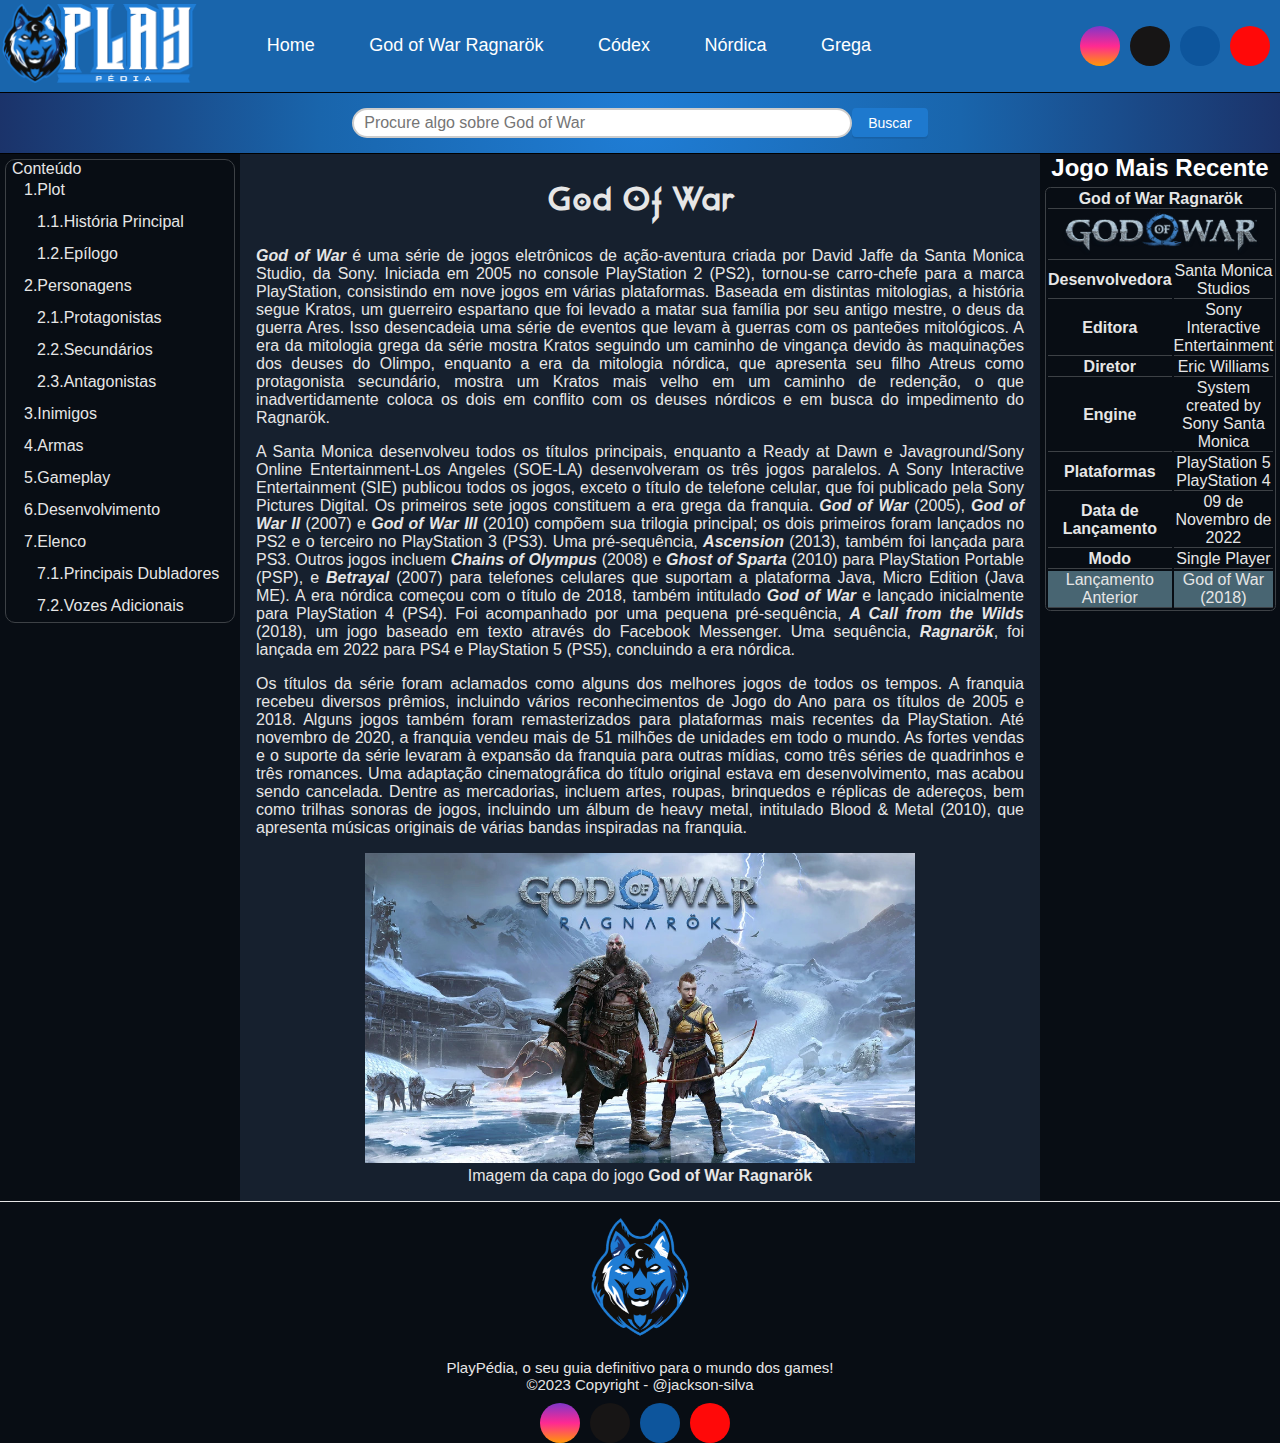
<file: index.html>
<!DOCTYPE html>
<html lang="en">

<head>
    <meta charset="UTF-8">
    <meta name="viewport" content="width=device-width, initial-scale=1.0">
    <title>PlayPédia | Página Principal</title>
    <link rel="shortcut icon" type="image/png" href="assets/images/icon.png">
    <link rel="stylesheet" href="assets/css/style.css">
    <link rel="stylesheet" href="https://unicons.iconscout.com/release/v4.0.8/css/line.css">
</head>

<body>
    <!--------------------------------------------------------------------- HEADER --------------------------------------------------------------------->
    <header>
        <div class="container">
            <div class="logo">
                <a href="index.html"><img src="assets/images/logo.png" alt="Logo do Site"></a>
            </div>
            <div class="menu">
                <nav>
                    <a href="index.html">Home</a>
                    <a href="ragnarok.html">God of War Ragnarök</a>
                    <a href="codex.html">Códex</a>
                    <a href="nordica.html">Nórdica</a>
                    <a href="grega.html">Grega</a>
                </nav>
            </div>
            <div class="social-media">
                <a target="_blank" href="https://www.instagram.com/nevergiveup_man0/" class="social-link"
                    id="instagram"><i class="uil uil-instagram"></i></a>
                <a target="_blank" href="https://github.com/JackCoder0" class="social-link" id="github"><i
                        class="uil uil-github-alt"></i></a>
                <a target="_blank" href="https://www.linkedin.com/in/jackson-silva-coder/" class="social-link"
                    id="linkedin"><i class="uil uil-linkedin-alt"></i></a>
                <a target="_blank" href="https://www.youtube.com" class="social-link" id="youtube"><i
                        class="uil uil-youtube"></i></a>
            </div>
        </div>
    </header>
    <!------------------------------------------------------------------- SEARCH BAR ------------------------------------------------------------------->
    <div class="bar">
        <div class="search-bar">
            <form class="search" action="#" method="get">
                <input placeholder="Procure algo sobre God of War" type="text">
                <button type="submit">Buscar</button>
            </form>
        </div>
    </div>
    <!-------------------------------------------------------------------- LEFT MENU -------------------------------------------------------------------->
    <div class="content">
        <nav class="side-bar">
            <div class="toc">
                <input type="text" class="toctoggle">
                <div class="toctitle" style="min-width: 223px;">
                    <h2>
                        <i class="uil uil-list-ul"></i>
                        Conteúdo
                    </h2>
                </div>
                <ul>
                    <li><a href="#Plot"><span>1.</span><span>Plot</span></a>
                        <ul>
                            <li><a href="#Main_Story"><span>1.1.</span><span>História Principal</span></a></li>
                            <li><a href="#Epilogue"><span>1.2.</span><span>Epílogo</span></a></li>
                        </ul>
                    </li>
                    <li><a href="#Characters"><span>2.</span><span>Personagens</span></a>
                        <ul>
                            <li><a href="#Main_Protagonists"><span>2.1.</span><span>Protagonistas</span></a></li>
                            <li><a href="#Secondary_Characters"><span>2.2.</span><span>Secundários</span></a></li>
                            <li><a href="#Antagonists"><span>2.3.</span><span>Antagonistas</span></a></li>
                        </ul>
                    </li>
                    <li><a href="#Enemies"><span>3.</span><span>Inimigos</span></a></li>
                    <li><a href="#Weapons"><span>4.</span><span>Armas</span></a></li>
                    <li><a href="#Gameplay"><span>5.</span><span>Gameplay</span></a></li>
                    <li><a href="#Development"><span>6.</span><span>Desenvolvimento</span></a></li>
                    <li><a href="#Cast"><span>7.</span><span>Elenco</span></a>
                        <ul>
                            <li><a href="#Principal_voice_actors"><span>7.1.</span><span>Principais
                                        Dubladores</span></a></li>
                            <li><a href="#Additional_voices"><span>7.2.</span><span>Vozes Adicionais</span></a></li>
                        </ul>
                    </li>
                </ul>
            </div>
        </nav>
        <!-------------------------------------------------------------------- CONTENT -------------------------------------------------------------------->
        <main>
            <div class="main">
                <article>
                    <h1>God Of War</h1>
                    <p><b><i>God of War</i></b> é uma série de jogos eletrônicos de ação-aventura criada por David Jaffe
                        da Santa Monica Studio, da Sony. Iniciada em 2005 no console PlayStation 2 (PS2), tornou-se
                        carro-chefe para a marca PlayStation, consistindo em nove jogos em várias plataformas. Baseada
                        em distintas mitologias, a história segue Kratos, um guerreiro espartano que foi levado a matar
                        sua família por seu antigo mestre, o deus da guerra Ares. Isso desencadeia uma série de eventos
                        que levam à guerras com os panteões mitológicos. A era da mitologia grega da série mostra Kratos
                        seguindo um caminho de vingança devido às maquinações dos deuses do Olimpo, enquanto a era da
                        mitologia nórdica, que apresenta seu filho Atreus como protagonista secundário, mostra um Kratos
                        mais velho em um caminho de redenção, o que inadvertidamente coloca os dois em conflito com os
                        deuses nórdicos e em busca do impedimento do Ragnarök.</p>
                    <p>A Santa Monica desenvolveu todos os títulos principais, enquanto a Ready at Dawn e
                        Javaground/Sony Online Entertainment-Los Angeles (SOE-LA) desenvolveram os três jogos paralelos.
                        A Sony Interactive Entertainment (SIE) publicou todos os jogos, exceto o título de telefone
                        celular, que foi publicado pela Sony Pictures Digital. Os primeiros sete jogos constituem a era
                        grega da franquia. <b><i>God of War</i></b> (2005), <b><i>God of War II</i></b> (2007) e
                        <b><i>God of War III</i></b> (2010) compõem sua trilogia principal; os dois primeiros foram
                        lançados no PS2 e o terceiro no PlayStation 3 (PS3). Uma pré-sequência, <b><i>Ascension</i></b>
                        (2013), também foi lançada para PS3. Outros jogos incluem <b><i>Chains of Olympus</i></b> (2008)
                        e <b><i>Ghost of Sparta</i></b> (2010) para PlayStation Portable (PSP), e <b><i>Betrayal</i></b>
                        (2007) para telefones celulares que suportam a plataforma Java, Micro Edition (Java ME). A era
                        nórdica começou com o título de 2018, também intitulado <b><i>God of War</i></b> e lançado
                        inicialmente para PlayStation 4 (PS4). Foi acompanhado por uma pequena pré-sequência, <b><i>A
                                Call from the Wilds</i></b> (2018), um jogo baseado em texto através do Facebook
                        Messenger. Uma sequência, <b><i>Ragnarök</i></b>, foi lançada em 2022 para PS4 e PlayStation 5
                        (PS5), concluindo a era nórdica.</p>
                    <p>Os títulos da série foram aclamados como alguns dos melhores jogos de todos os tempos. A franquia
                        recebeu diversos prêmios, incluindo vários reconhecimentos de Jogo do Ano para os títulos de
                        2005 e 2018. Alguns jogos também foram remasterizados para plataformas mais recentes da
                        PlayStation. Até novembro de 2020, a franquia vendeu mais de 51 milhões de unidades em todo o
                        mundo. As fortes vendas e o suporte da série levaram à expansão da franquia para outras mídias,
                        como três séries de quadrinhos e três romances. Uma adaptação cinematográfica do título original
                        estava em desenvolvimento, mas acabou sendo cancelada. Dentre as mercadorias, incluem artes,
                        roupas, brinquedos e réplicas de adereços, bem como trilhas sonoras de jogos, incluindo um álbum
                        de heavy metal, intitulado Blood & Metal (2010), que apresenta músicas originais de várias
                        bandas inspiradas na franquia.</p>
                </article>
                <figure>
                    <img src="assets/images/cover.jpg" alt="" width="80%">
                    <figcaption>Imagem da capa do jogo <b>God of War Ragnarök</b></figcaption>
                </figure>
            </div>
        </main>
        <!-------------------------------------------------------------------- INFO TABLE -------------------------------------------------------------------->
        <section>
            <div class="table-info">
                <nav class="nav-table">
                    <h2>Jogo Mais Recente</h2>
                    <table class="table-lateral" summary="Tabela com informações resumidas sobre o game.">
                        <tr class="row-table">
                            <th colspan="2">God of War Ragnarök</th>
                        </tr>
                        <tr>
                            <td colspan="2"><img src="assets/images/God_of_war_Ragnarok.png" width="200"></td>
                        </tr>
                        <tr>
                            <th>Desenvolvedora</th>
                            <td>Santa Monica Studios</td>
                        </tr>
                        <tr>
                            <th>Editora</th>
                            <td>Sony Interactive Entertainment</td>
                        </tr>
                        <tr>
                            <th>Diretor</th>
                            <td>Eric Williams</td>
                        </tr>
                        <tr>
                            <th>Engine</th>
                            <td>System created by Sony Santa Monica</td>
                        </tr>
                        <tr>
                            <th>Plataformas</th>
                            <td>PlayStation 5
                                PlayStation 4</td>
                        </tr>
                        <tr>
                            <th>Data de Lançamento</th>
                            <td>09 de Novembro de 2022</td>
                        </tr>
                        <tr>
                            <th>Modo</th>
                            <td>Single Player</td>
                        </tr>
                        <tr class="date-row">
                            <td>Lançamento Anterior</td>
                            <td>God of War (2018)</td>
                        </tr>
                    </table>
                </nav>
            </div>
        </section>
    </div>

    <!-------------------------------------------------------------------- FOOTER -------------------------------------------------------------------->
    <footer>
        <div class="footer">
            <h1>
                <div class="logo-footer">
                    <a href="index.html"><img src="assets/images/icon.png"></a>
                </div>
            </h1>
            <p>PlayPédia, o seu guia definitivo para o mundo dos games!</p>
            <div id="footer-copyright">
                <p>©2023 Copyright - @jackson-silva</p>
            </div>
            <div class="footer-social-media">
                <a target="_blank" href="https://www.instagram.com/nevergiveup_man0/" class="social-link"
                    id="instagram"><i class="uil uil-instagram"></i></a>
                <a target="_blank" href="https://github.com/JackCoder0" class="social-link" id="github"><i
                        class="uil uil-github-alt"></i></a>
                <a target="_blank" href="https://www.linkedin.com/in/jackson-silva-coder/" class="social-link"
                    id="linkedin"><i class="uil uil-linkedin-alt"></i></a>
                <a target="_blank" href="https://www.youtube.com" class="social-link" id="youtube"><i
                        class="uil uil-youtube"></i></a>
            </div>
        </div>
    </footer>

</body>

</html>
</file>
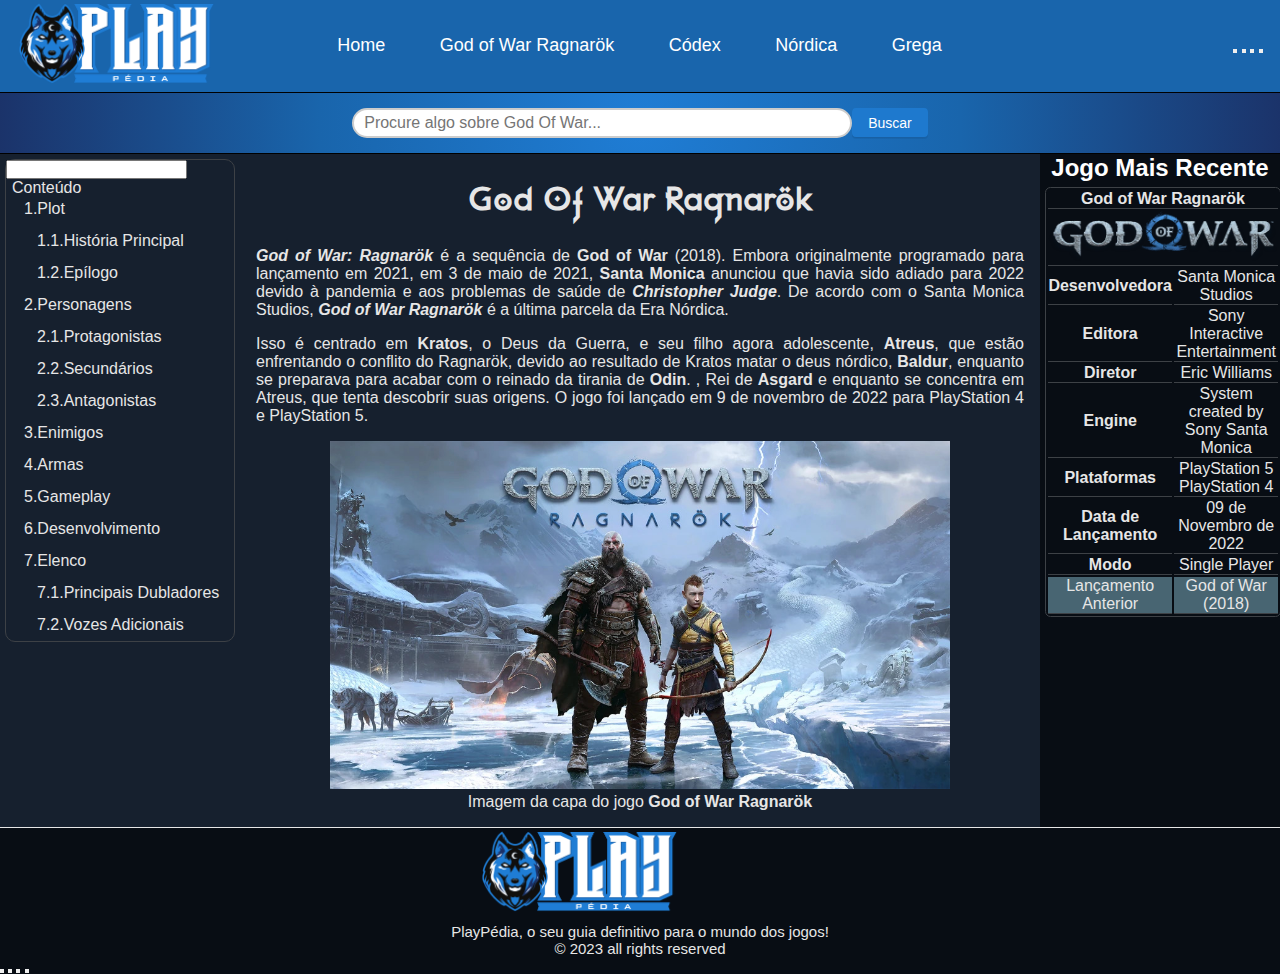
<file: codex.html>
<!DOCTYPE html>
<html lang="pt-br">
<head>
    <meta charset="UTF-8">
    <meta http-equiv="X-UA-Compatible" content="IE=edge">
    <meta name="viewport" content="width=device-width, initial-scale=1.0">
    <title>PlayPédia | Games</title>
    <link rel="shortcut icon" type="image/png" href="assets/images/icon.png">
    <link rel="stylesheet" href="assets/css/style.css">
    <link rel="stylesheet" href="https://unicons.iconscout.com/release/v4.0.8/css/line.css">
</head>
<body>
    <!-- Header / Cabeçalho -->
    <header class="header">
        <div class="container">
            <div class="logo">
                <a href="index.html"><img src="assets/images/logo.png"></a>
            </div>
            <div class="menu">
                <nav>
                    <a href="index.html">Home</a>
                    <a href="ragnarok.html">God of War Ragnarök</a>
                    <a href="codex.html">Códex</a>
                    <a href="">Nórdica</a>
                    <a href="">Grega</a>
                </nav>
            </div>
            <div class="social">
                <button><a href="#"></a><i class="uil uil-instagram"></i></button>
                <button><a href="#"></a><i class="uil uil-github-alt"></i></button>
                <button><a href="#"></a><i class="uil uil-linkedin-alt"></i></button>
                <button><a href="#"></a><i class="uil uil-youtube"></i></button>
            </div>
        </div>
    </header>
    <!-- Barra de Pesquisa / Search Bar -->
    <div class="bar">
        <div class="search-bar">
            <form class="search" method="get" action="#">
                <input placeholder="Procure algo sobre God Of War..." type="text">
                <button id="button" type="submit">Buscar</button>
            </form>
        </div>
    </div>
    <!-- Barra Lateral / Side Bar -->
    <div class="content">
        <nav class="sidebar">
            <div class="toc">
                <input type="text" class="toctogglecheckbox">
                <div class="toctitle" style="min-width: 223px;">
                    <h2>
                        <i class="uil uil-list-ul"></i>
                        Conteúdo
                    </h2>
                </div>
                <ul>
                    <li><a href="#Plot"><span>1.</span><span>Plot</span></a>
                    <ul>
                    <li><a href="#Main_Story"><span>1.1.</span><span>História Principal</span></a></li>
                    <li><a href="#Epilogue"><span>1.2.</span><span>Epílogo</span></a></li>
                    </ul>
                    </li>
                    <li><a href="#Characters"><span>2.</span><span>Personagens</span></a>
                    <ul>
                    <li><a href="#Main_Protagonists"><span>2.1.</span><span>Protagonistas</span></a></li>
                    <li><a href="#Secondary_Characters"><span>2.2.</span><span>Secundários</span></a></li>
                    <li><a href="#Antagonists"><span>2.3.</span><span>Antagonistas</span></a></li>
                    </ul>
                    </li>
                    <li><a href="#Enemies"><span>3.</span><span>Enimigos</span></a></li>
                    <li><a href="#Weapons"><span>4.</span><span>Armas</span></a></li>
                    <li><a href="#Gameplay"><span>5.</span><span>Gameplay</span></a></li>
                    <li><a href="#Development"><span>6.</span><span>Desenvolvimento</span></a></li>
                    <li><a href="#Cast"><span>7.</span><span>Elenco</span></a>
                    <ul>
                    <li><a href="#Principal_voice_actors"><span>7.1.</span><span>Principais Dubladores</span></a></li>
                    <li><a href="#Additional_voices"><span>7.2.</span><span>Vozes Adicionais</span></a></li>
                    </ul>
                    </li>
                </ul>
            </div>
        </nav>

        <main>
            <div class="main"> 
                <article>
                    <h1>God Of War Ragnarök</h1>
                    <p><b><i>God of War: Ragnarök</i></b> é a sequência de <b>God of War</b> (2018). Embora originalmente programado para lançamento em 2021, em 3 de maio de 2021, <b>Santa Monica</b> anunciou que havia sido adiado para 2022 devido à pandemia e aos problemas de saúde de <b><i>Christopher Judge</i></b>. De acordo com o Santa Monica Studios, <b><i>God of War Ragnarök</i></b> é a última parcela da Era Nórdica.</p>
                    <p>Isso é centrado em <b>Kratos</b>, o Deus da Guerra, e seu filho agora adolescente, <b>Atreus</b>, que estão enfrentando o conflito do Ragnarök, devido ao resultado de Kratos matar o deus nórdico, <b>Baldur</b>, enquanto se preparava para acabar com o reinado da tirania de <b>Odin</b>. , Rei de <b>Asgard</b> e enquanto se concentra em Atreus, que tenta descobrir suas origens.
                    O jogo foi lançado em 9 de novembro de 2022 para PlayStation 4 e PlayStation 5.</p>
                </article>
            </div>
            <figure>
                <img src="assets/images/cover.jpg" alt="" width="90%">
                <figcaption>Imagem da capa do jogo <b>God of War Ragnarök</b></figcaption>
            </figure>
        </main>

        <section>
            <div class="table-information">
                <nav class="nav-table">
                    <h2>Jogo Mais Recente</h2>
                    <table class="table-lateral" summary="Tabela com informações resumidas sobre o jogo">
                        <tr class="row-table">
                            <th colspan="2">God of War Ragnarök</th>
                        </tr>
                        <tr>
                            <td colspan="2"><img src="assets/images/God_of_war_Ragnarok.png" width="230"></td>
                        </tr>
                        <tr>
                            <th>Desenvolvedora</th>
                            <td>Santa Monica Studios</td>
                        </tr>
                        <tr>
                            <th>Editora</th>
                            <td>Sony Interactive Entertainment</td>
                        </tr>
                        <tr>
                            <th>Diretor</th>
                            <td>Eric Williams</td>
                        </tr>
                        <tr>
                            <th>Engine</th>
                            <td>System created by Sony Santa Monica</td>
                        </tr>
                        <tr>
                            <th>Plataformas</th>
                            <td>PlayStation 5
                                PlayStation 4</td>
                        </tr>
                        <tr>
                            <th>Data de Lançamento</th>
                            <td>09 de Novembro de 2022</td>
                        </tr>
                        <tr>
                            <th>Modo</th>
                            <td>Single Player</td>
                        </tr>
                        <tr class="date-row">
                            <td>Lançamento Anterior</td>
                            <td>God of War (2018)</td>
                        </tr>
                    </table>
                </nav>
            </div>
        </section>
        
    </div>

    <footer>
        <div class="footer">
            <h1>
                <div class="logo">
                    <a href="index.html"><img src="assets/images/logo.png"></a>
                </div>
            </h1>
            <p>PlayPédia, o seu guia definitivo para o mundo dos jogos!</p>
            <div id="footer-copyright">
                &#169
                2023 all rights reserved
            </div>
                <div class="social-footer">
                    <button><a href="#"></a><i class="uil uil-instagram"></i></button>
                    <button><a href="#"></a><i class="uil uil-github-alt"></i></button>
                    <button><a href="#"></a><i class="uil uil-linkedin-alt"></i></button>
                    <button><a href="#"></a><i class="uil uil-youtube"></i></button>
                </div>
        </div>
    </footer>
</body>
</html>
</file>
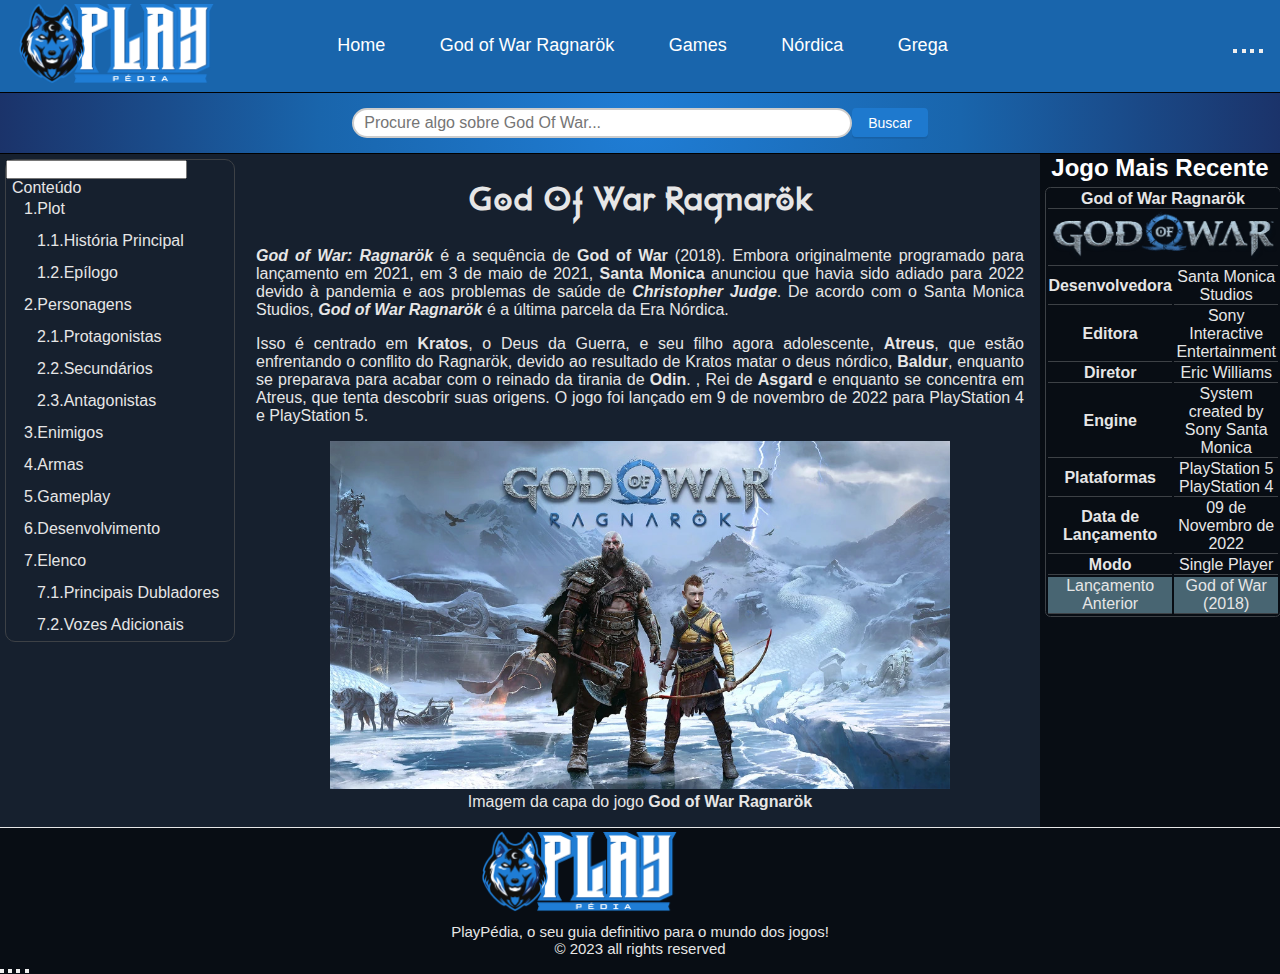
<file: games.html>
<!DOCTYPE html>
<html lang="pt-br">
<head>
    <meta charset="UTF-8">
    <meta http-equiv="X-UA-Compatible" content="IE=edge">
    <meta name="viewport" content="width=device-width, initial-scale=1.0">
    <title>PlayPédia | Games</title>
    <link rel="shortcut icon" type="image/png" href="assets/images/icon.png">
    <link rel="stylesheet" href="assets/css/style.css">
    <link rel="stylesheet" href="https://unicons.iconscout.com/release/v4.0.8/css/line.css">
</head>
<body>
    <!-- Header / Cabeçalho -->
    <header class="header">
        <div class="container">
            <div class="logo">
                <a href="index.html"><img src="assets/images/logo.png"></a>
            </div>
            <div class="menu">
                <nav>
                    <a href="index.html">Home</a>
                    <a href="ragnarok.html">God of War Ragnarök</a>
                    <a href="games.html">Games</a>
                    <a href="">Nórdica</a>
                    <a href="">Grega</a>
                </nav>
            </div>
            <div class="social">
                <button><a href="#"></a><i class="uil uil-instagram"></i></button>
                <button><a href="#"></a><i class="uil uil-github-alt"></i></button>
                <button><a href="#"></a><i class="uil uil-linkedin-alt"></i></button>
                <button><a href="#"></a><i class="uil uil-youtube"></i></button>
            </div>
        </div>
    </header>
    <!-- Barra de Pesquisa / Search Bar -->
    <div class="bar">
        <div class="search-bar">
            <form class="search" method="get" action="#">
                <input placeholder="Procure algo sobre God Of War..." type="text">
                <button id="button" type="submit">Buscar</button>
            </form>
        </div>
    </div>
    <!-- Barra Lateral / Side Bar -->
    <div class="content">
        <nav class="sidebar">
            <div class="toc">
                <input type="text" class="toctogglecheckbox">
                <div class="toctitle" style="min-width: 223px;">
                    <h2>
                        <i class="uil uil-list-ul"></i>
                        Conteúdo
                    </h2>
                </div>
                <ul>
                    <li><a href="#Plot"><span>1.</span><span>Plot</span></a>
                    <ul>
                    <li><a href="#Main_Story"><span>1.1.</span><span>História Principal</span></a></li>
                    <li><a href="#Epilogue"><span>1.2.</span><span>Epílogo</span></a></li>
                    </ul>
                    </li>
                    <li><a href="#Characters"><span>2.</span><span>Personagens</span></a>
                    <ul>
                    <li><a href="#Main_Protagonists"><span>2.1.</span><span>Protagonistas</span></a></li>
                    <li><a href="#Secondary_Characters"><span>2.2.</span><span>Secundários</span></a></li>
                    <li><a href="#Antagonists"><span>2.3.</span><span>Antagonistas</span></a></li>
                    </ul>
                    </li>
                    <li><a href="#Enemies"><span>3.</span><span>Enimigos</span></a></li>
                    <li><a href="#Weapons"><span>4.</span><span>Armas</span></a></li>
                    <li><a href="#Gameplay"><span>5.</span><span>Gameplay</span></a></li>
                    <li><a href="#Development"><span>6.</span><span>Desenvolvimento</span></a></li>
                    <li><a href="#Cast"><span>7.</span><span>Elenco</span></a>
                    <ul>
                    <li><a href="#Principal_voice_actors"><span>7.1.</span><span>Principais Dubladores</span></a></li>
                    <li><a href="#Additional_voices"><span>7.2.</span><span>Vozes Adicionais</span></a></li>
                    </ul>
                    </li>
                </ul>
            </div>
        </nav>

        <main>
            <div class="main"> 
                <article>
                    <h1>God Of War Ragnarök</h1>
                    <p><b><i>God of War: Ragnarök</i></b> é a sequência de <b>God of War</b> (2018). Embora originalmente programado para lançamento em 2021, em 3 de maio de 2021, <b>Santa Monica</b> anunciou que havia sido adiado para 2022 devido à pandemia e aos problemas de saúde de <b><i>Christopher Judge</i></b>. De acordo com o Santa Monica Studios, <b><i>God of War Ragnarök</i></b> é a última parcela da Era Nórdica.</p>
                    <p>Isso é centrado em <b>Kratos</b>, o Deus da Guerra, e seu filho agora adolescente, <b>Atreus</b>, que estão enfrentando o conflito do Ragnarök, devido ao resultado de Kratos matar o deus nórdico, <b>Baldur</b>, enquanto se preparava para acabar com o reinado da tirania de <b>Odin</b>. , Rei de <b>Asgard</b> e enquanto se concentra em Atreus, que tenta descobrir suas origens.
                    O jogo foi lançado em 9 de novembro de 2022 para PlayStation 4 e PlayStation 5.</p>
                </article>
            </div>
            <figure>
                <img src="assets/images/cover.jpg" alt="" width="90%">
                <figcaption>Imagem da capa do jogo <b>God of War Ragnarök</b></figcaption>
            </figure>
        </main>

        <section>
            <div class="table-information">
                <nav class="nav-table">
                    <h2>Jogo Mais Recente</h2>
                    <table class="table-lateral" summary="Tabela com informações resumidas sobre o jogo">
                        <tr class="row-table">
                            <th colspan="2">God of War Ragnarök</th>
                        </tr>
                        <tr>
                            <td colspan="2"><img src="assets/images/God_of_war_Ragnarok.png" width="230"></td>
                        </tr>
                        <tr>
                            <th>Desenvolvedora</th>
                            <td>Santa Monica Studios</td>
                        </tr>
                        <tr>
                            <th>Editora</th>
                            <td>Sony Interactive Entertainment</td>
                        </tr>
                        <tr>
                            <th>Diretor</th>
                            <td>Eric Williams</td>
                        </tr>
                        <tr>
                            <th>Engine</th>
                            <td>System created by Sony Santa Monica</td>
                        </tr>
                        <tr>
                            <th>Plataformas</th>
                            <td>PlayStation 5
                                PlayStation 4</td>
                        </tr>
                        <tr>
                            <th>Data de Lançamento</th>
                            <td>09 de Novembro de 2022</td>
                        </tr>
                        <tr>
                            <th>Modo</th>
                            <td>Single Player</td>
                        </tr>
                        <tr class="date-row">
                            <td>Lançamento Anterior</td>
                            <td>God of War (2018)</td>
                        </tr>
                    </table>
                </nav>
            </div>
        </section>
        
    </div>

    <footer>
        <div class="footer">
            <h1>
                <div class="logo">
                    <a href="index.html"><img src="assets/images/logo.png"></a>
                </div>
            </h1>
            <p>PlayPédia, o seu guia definitivo para o mundo dos jogos!</p>
            <div id="footer-copyright">
                &#169
                2023 all rights reserved
            </div>
                <div class="social-footer">
                    <button><a href="#"></a><i class="uil uil-instagram"></i></button>
                    <button><a href="#"></a><i class="uil uil-github-alt"></i></button>
                    <button><a href="#"></a><i class="uil uil-linkedin-alt"></i></button>
                    <button><a href="#"></a><i class="uil uil-youtube"></i></button>
                </div>
        </div>
    </footer>
</body>
</html>
</file>
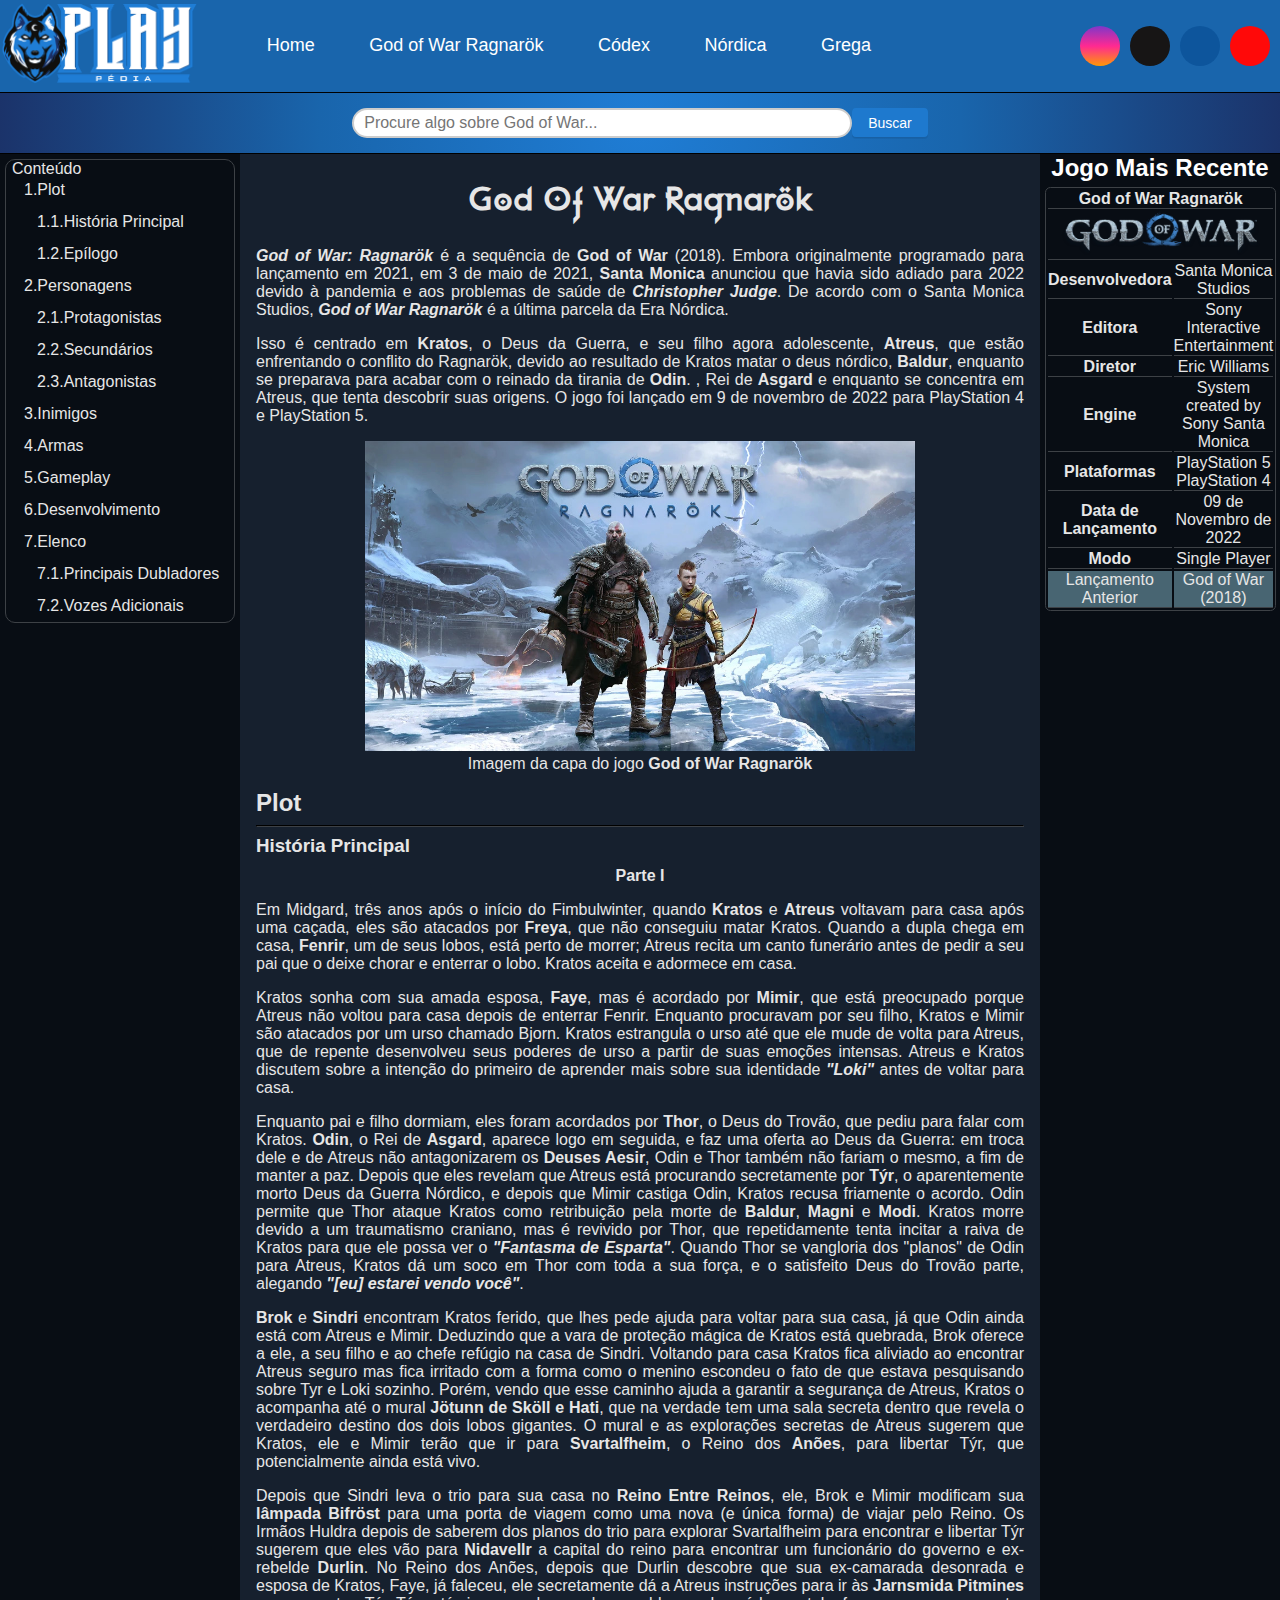
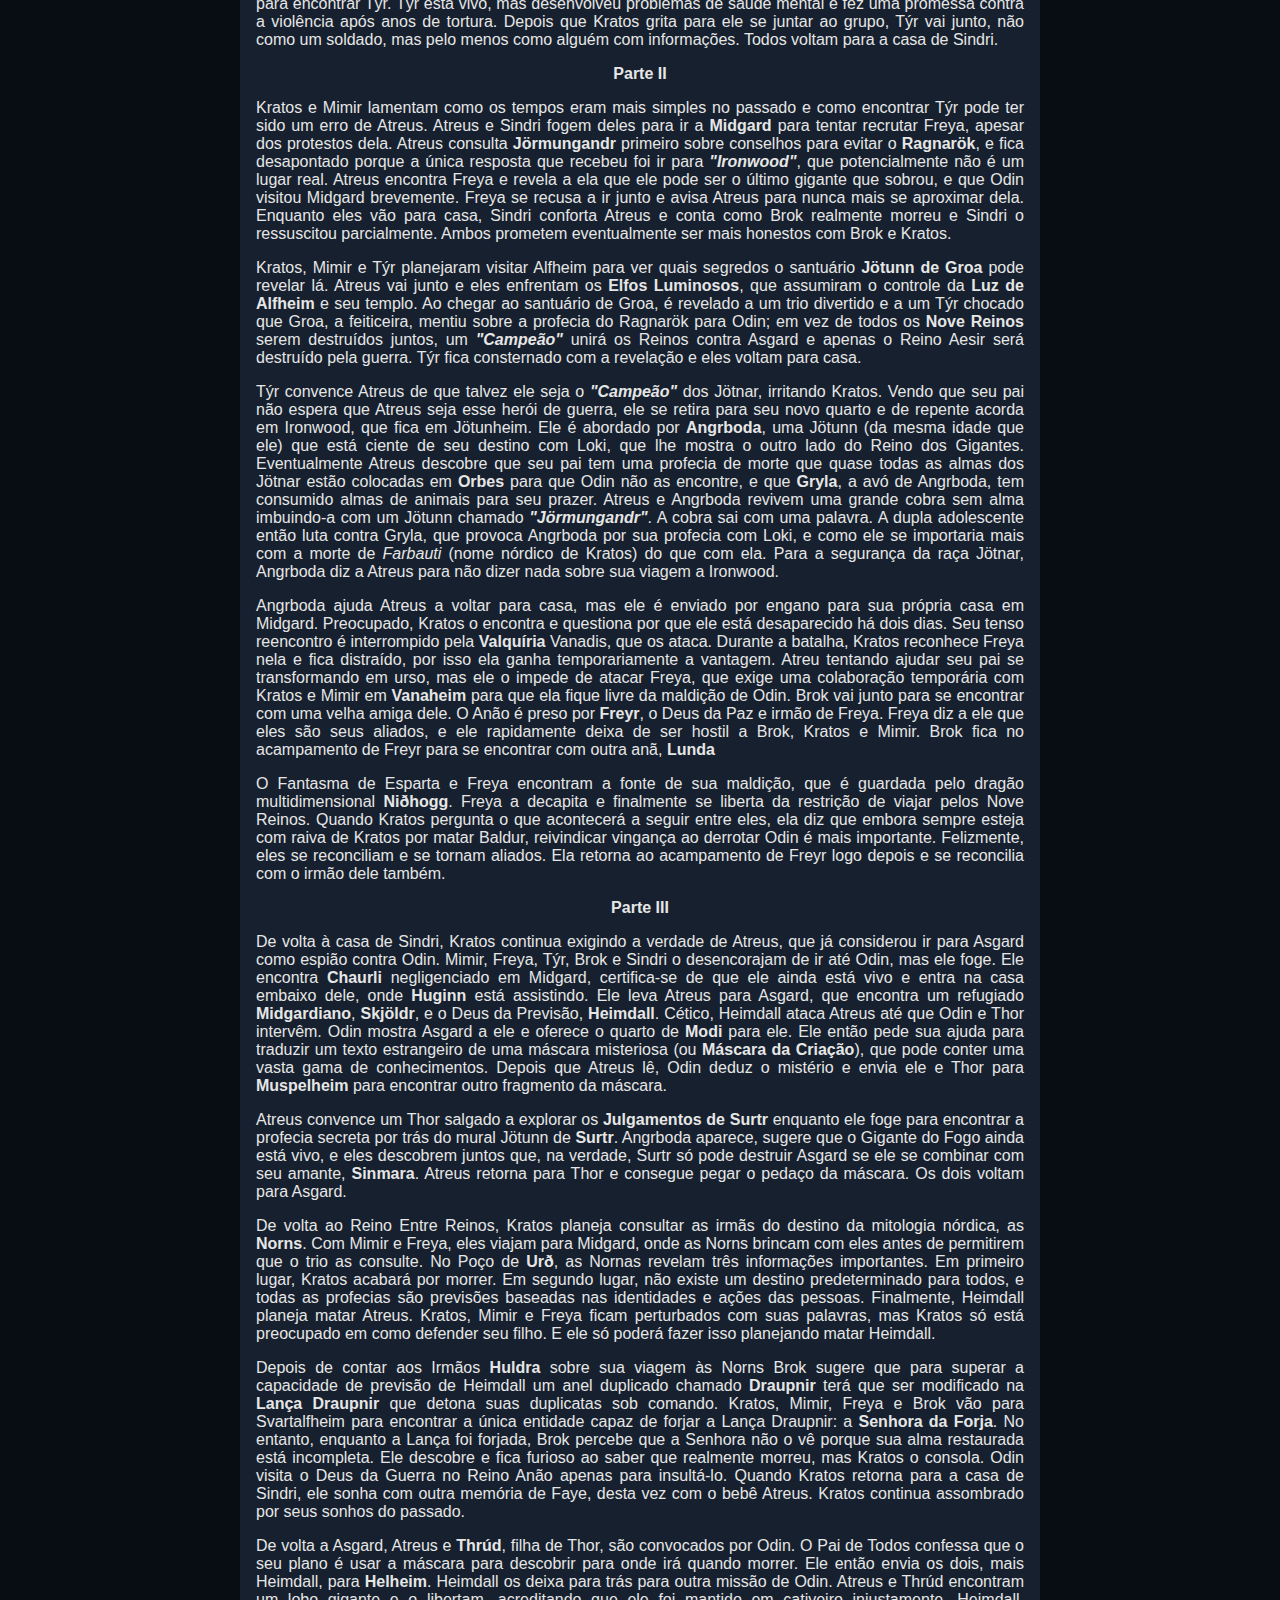
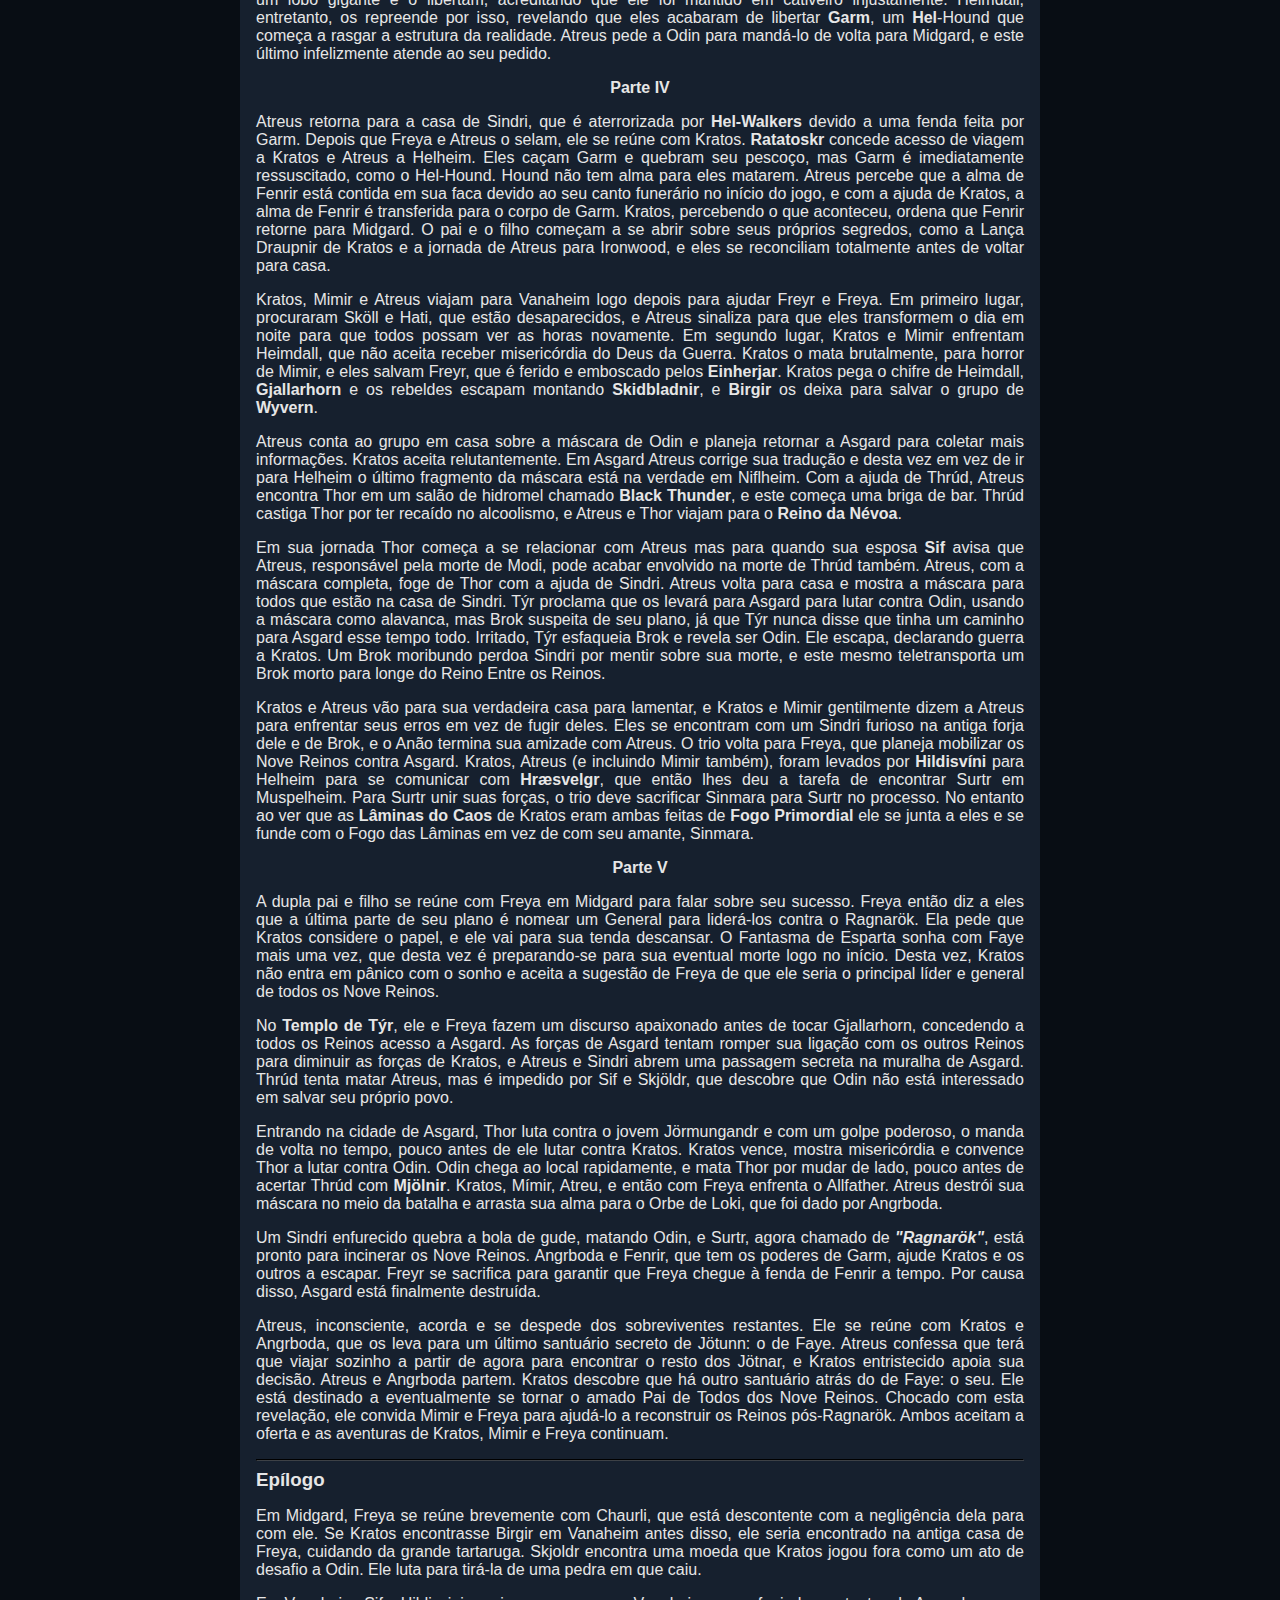
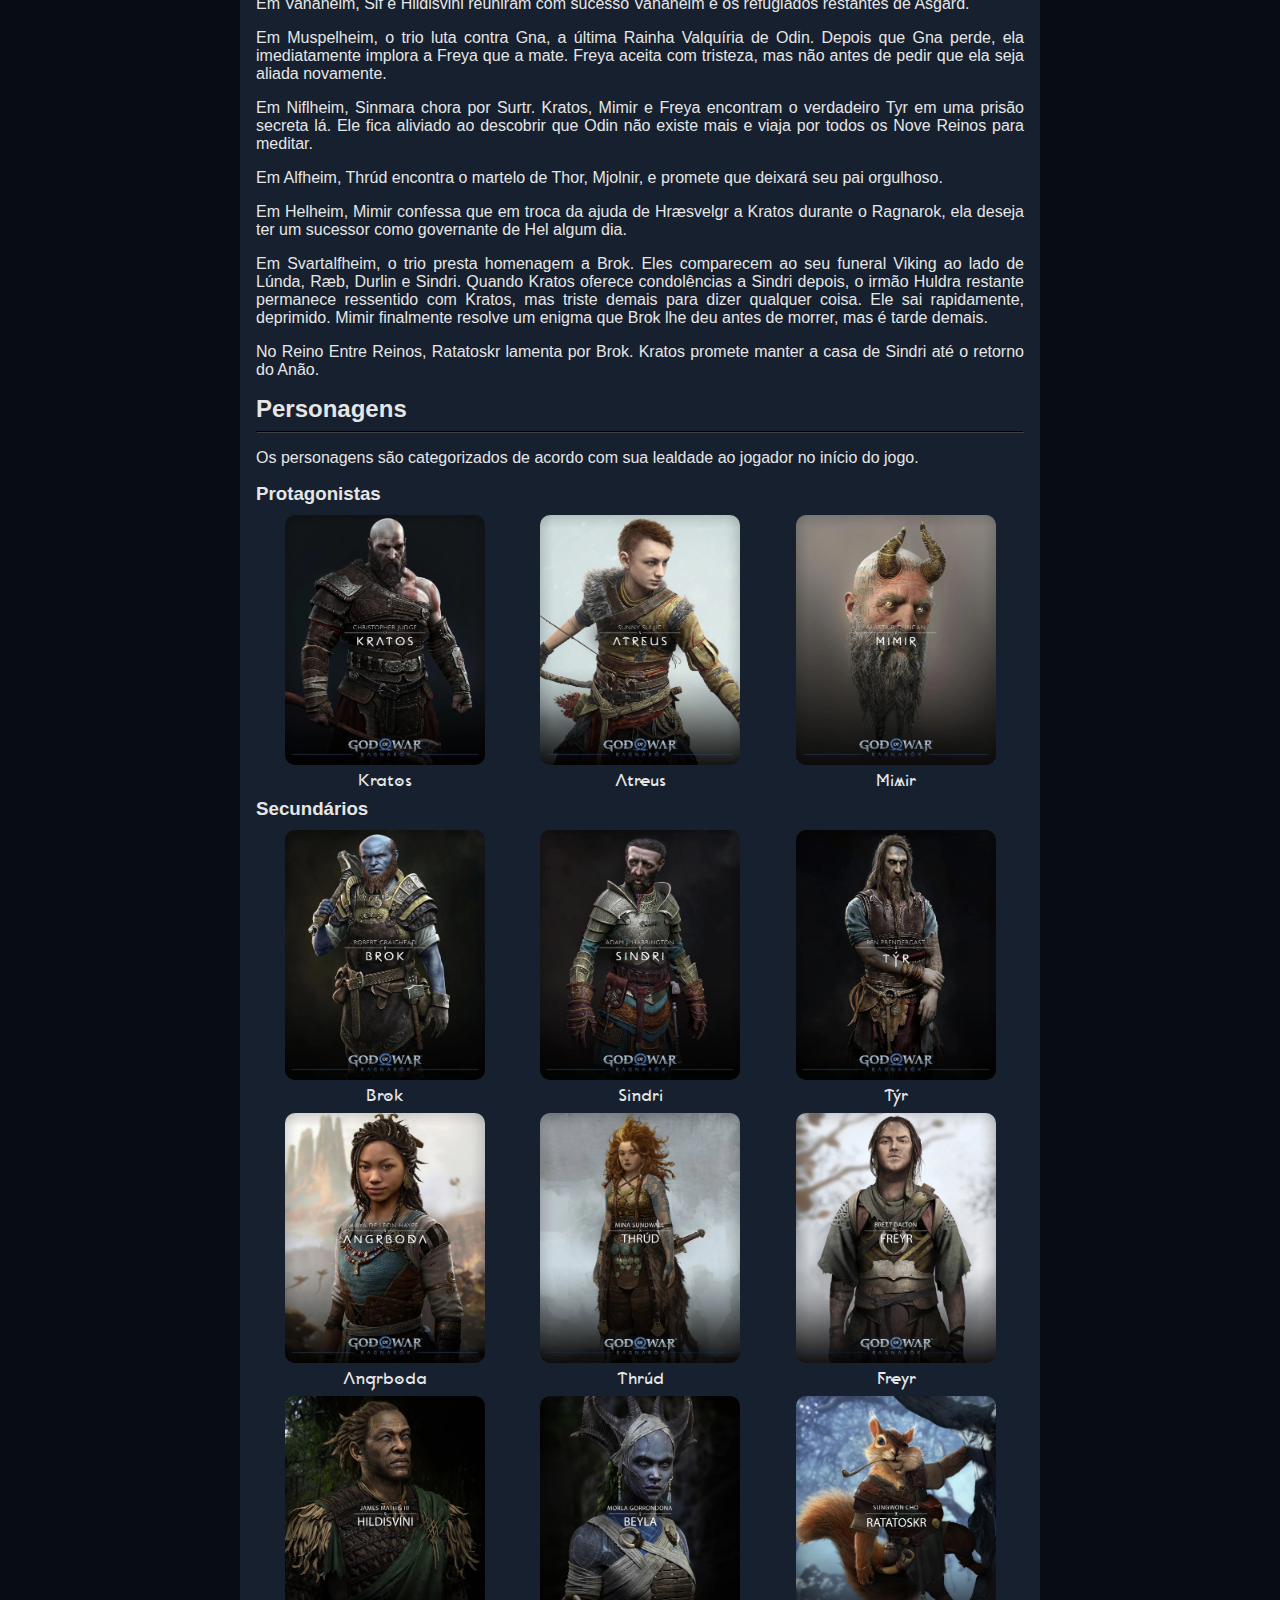
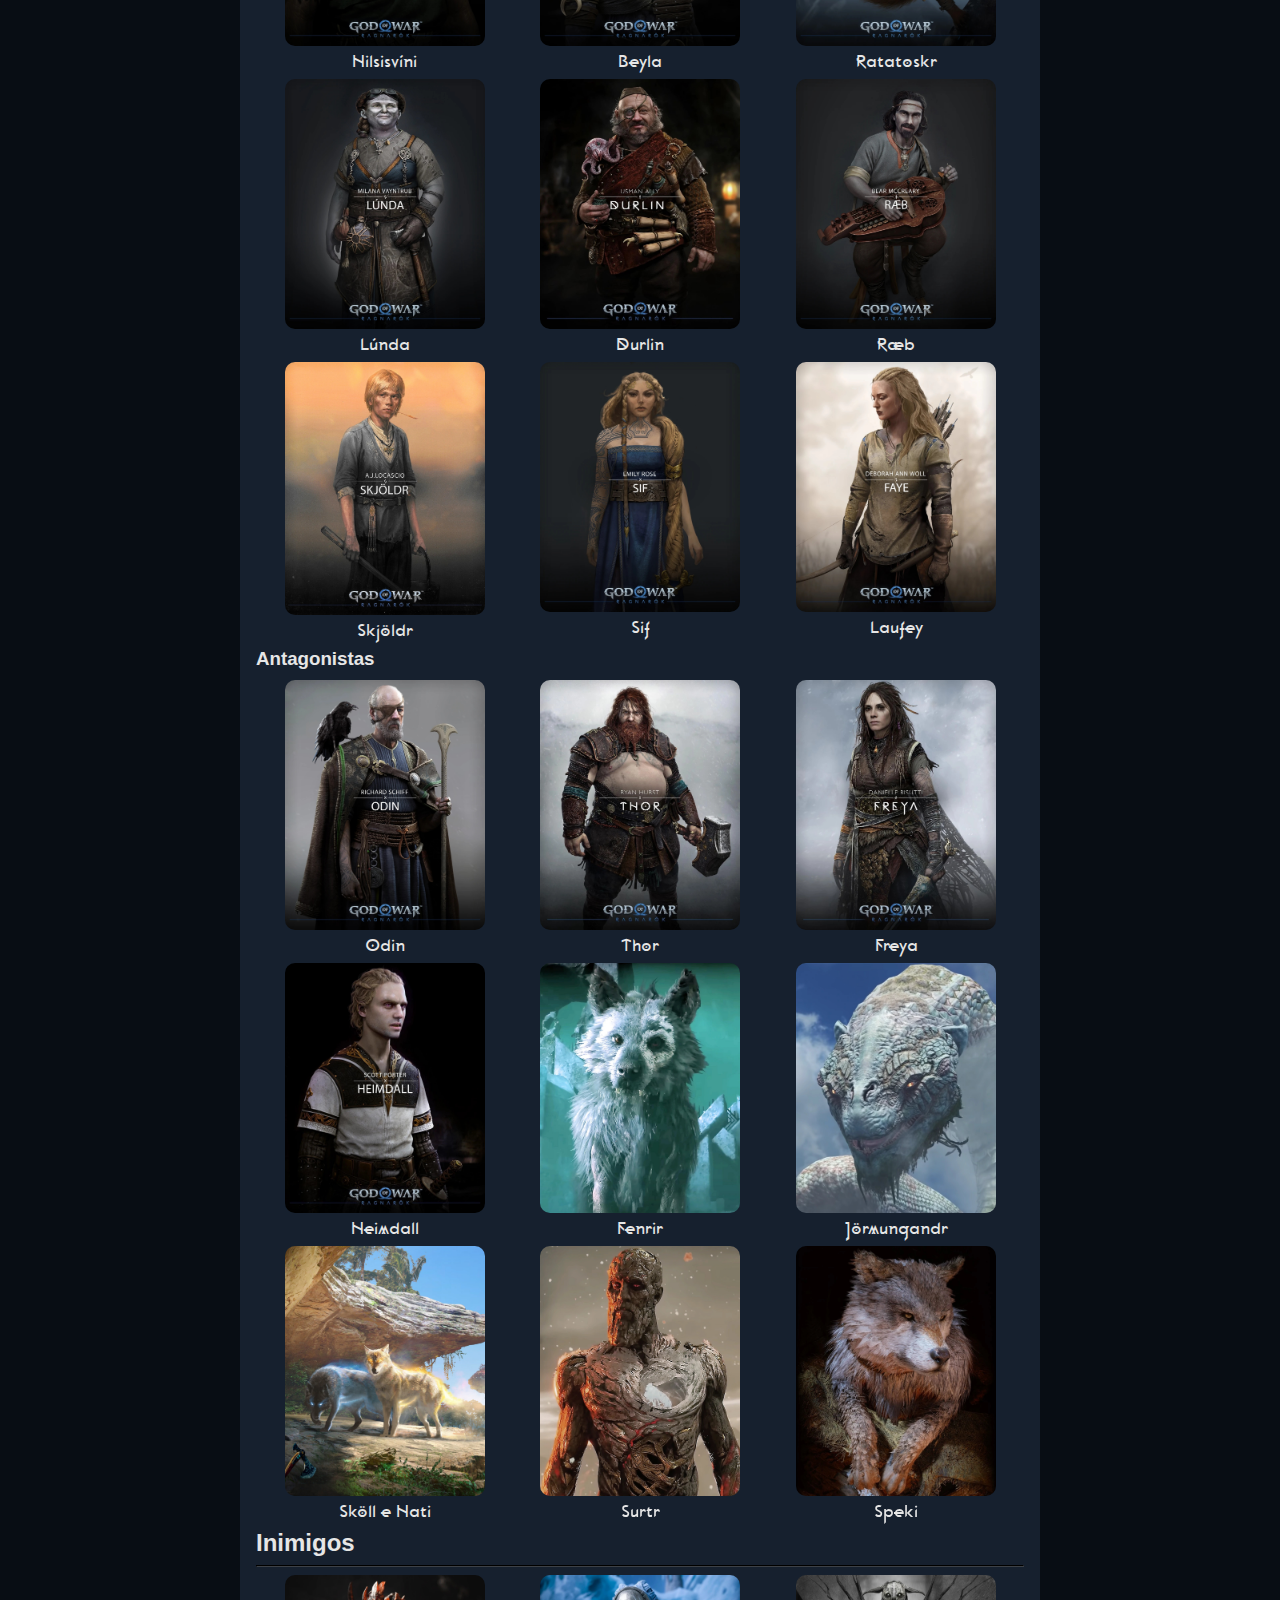
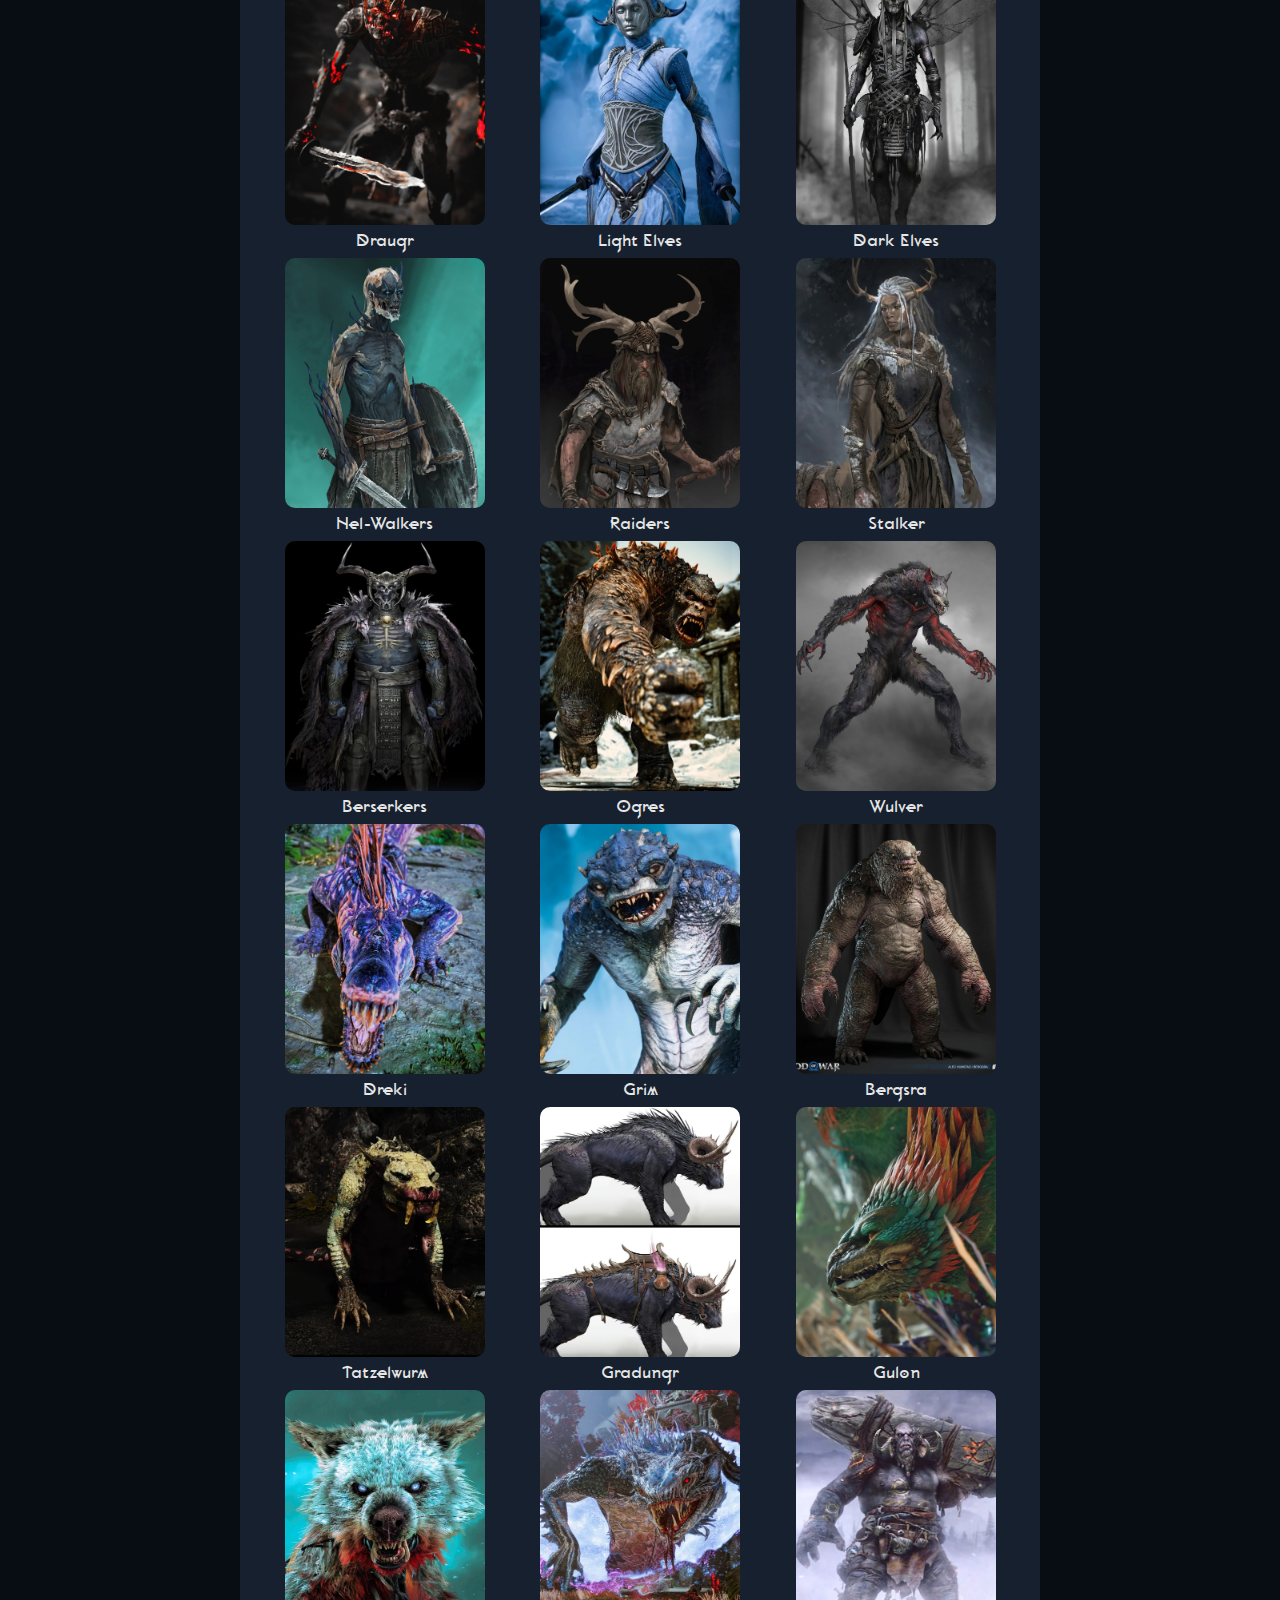
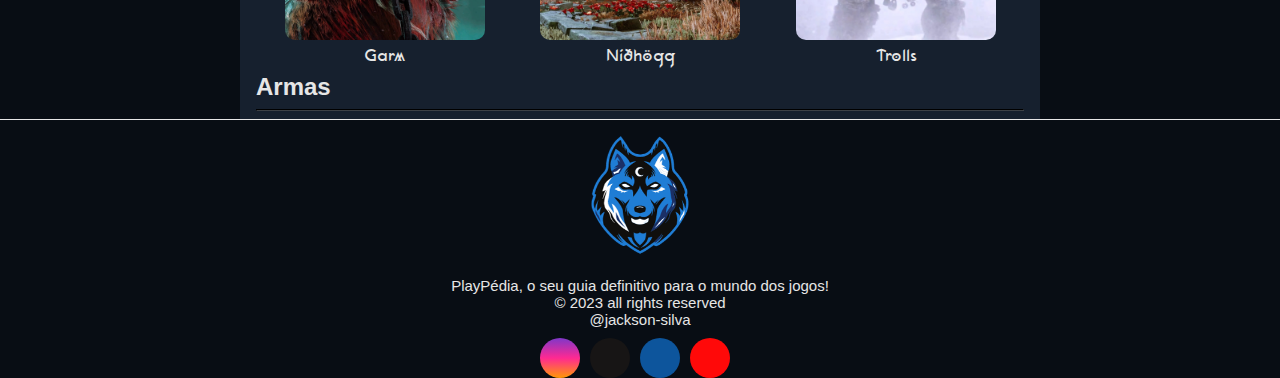
<file: ragnarok.html>
<!DOCTYPE html>
<html lang="pt-br">

<head>
    <meta charset="UTF-8">
    <meta http-equiv="X-UA-Compatible" content="IE=edge">
    <meta name="viewport" content="width=device-width, initial-scale=1.0">
    <title>PlayPédia | God Of War Ragnarök</title>
    <link rel="shortcut icon" type="image/png" href="assets/images/icon.png">
    <link rel="stylesheet" href="assets/css/style.css">
    <link rel="stylesheet" href="https://unicons.iconscout.com/release/v4.0.8/css/line.css">
</head>

<body>
    <!--------------------------------------------------------------------- HEADER --------------------------------------------------------------------->
    <header>
        <div class="container">
            <div class="logo">
                <a href="index.html"><img src="assets/images/logo.png" alt="Logo do Site"></a>
            </div>
            <div class="menu">
                <nav>
                    <a href="index.html">Home</a>
                    <a href="ragnarok.html">God of War Ragnarök</a>
                    <a href="codex.html">Códex</a>
                    <a href="nordica.html">Nórdica</a>
                    <a href="grega.html">Grega</a>
                </nav>
            </div>
            <div class="social-media">
                <a target="_blank" href="https://www.instagram.com/nevergiveup_man0/" class="social-link"
                    id="instagram"><i class="uil uil-instagram"></i></a>
                <a target="_blank" href="https://github.com/JackCoder0" class="social-link" id="github"><i
                        class="uil uil-github-alt"></i></a>
                <a target="_blank" href="https://www.linkedin.com/in/jackson-silva-coder/" class="social-link"
                    id="linkedin"><i class="uil uil-linkedin-alt"></i></a>
                <a target="_blank" href="https://www.youtube.com" class="social-link" id="youtube"><i
                        class="uil uil-youtube"></i></a>
            </div>
        </div>
    </header>
    <!------------------------------------------------------------------- SEARCH BAR ------------------------------------------------------------------->
    <div class="bar">
        <div class="search-bar">
            <form class="search" method="get" action="#">
                <input placeholder="Procure algo sobre God of War..." type="text">
                <button id="button" type="submit">Buscar</button>
            </form>
        </div>
    </div>
    <!-------------------------------------------------------------------- LEFT MENU -------------------------------------------------------------------->
    <div class="content">
        <nav class="side-bar">
            <div class="toc">
                <input type="text" class="toctoggle">
                <div class="toctitle" style="min-width: 223px;">
                    <h2>
                        <i class="uil uil-list-ul"></i>
                        Conteúdo
                    </h2>
                </div>
                <ul>
                    <li><a href="#Plot"><span>1.</span><span>Plot</span></a>
                        <ul>
                            <li><a href="#Main_Story"><span>1.1.</span><span>História Principal</span></a></li>
                            <li><a href="#Epilogue"><span>1.2.</span><span>Epílogo</span></a></li>
                        </ul>
                    </li>
                    <li><a href="#Characters"><span>2.</span><span>Personagens</span></a>
                        <ul>
                            <li><a href="#Main_Protagonists"><span>2.1.</span><span>Protagonistas</span></a></li>
                            <li><a href="#Secondary_Characters"><span>2.2.</span><span>Secundários</span></a></li>
                            <li><a href="#Antagonists"><span>2.3.</span><span>Antagonistas</span></a></li>
                        </ul>
                    </li>
                    <li><a href="#Enemies"><span>3.</span><span>Inimigos</span></a></li>
                    <li><a href="#Weapons"><span>4.</span><span>Armas</span></a></li>
                    <li><a href="#Gameplay"><span>5.</span><span>Gameplay</span></a></li>
                    <li><a href="#Development"><span>6.</span><span>Desenvolvimento</span></a></li>
                    <li><a href="#Cast"><span>7.</span><span>Elenco</span></a>
                        <ul>
                            <li><a href="#Principal_voice_actors"><span>7.1.</span><span>Principais
                                        Dubladores</span></a></li>
                            <li><a href="#Additional_voices"><span>7.2.</span><span>Vozes Adicionais</span></a></li>
                        </ul>
                    </li>
                </ul>
            </div>
        </nav>

        <main>
            <div class="main">
                <article>
                    <h1>God Of War Ragnarök</h1>
                    <p><b><i>God of War: Ragnarök</i></b> é a sequência de <b>God of War</b> (2018). Embora
                        originalmente programado para lançamento em 2021, em 3 de maio de 2021, <b>Santa Monica</b>
                        anunciou que havia sido adiado para 2022 devido à pandemia e aos problemas de saúde de
                        <b><i>Christopher Judge</i></b>. De acordo com o Santa Monica Studios, <b><i>God of War
                                Ragnarök</i></b> é a última parcela da Era Nórdica.
                    </p>
                    <p>Isso é centrado em <b>Kratos</b>, o Deus da Guerra, e seu filho agora adolescente, <b>Atreus</b>,
                        que estão enfrentando o conflito do Ragnarök, devido ao resultado de Kratos matar o deus
                        nórdico, <b>Baldur</b>, enquanto se preparava para acabar com o reinado da tirania de
                        <b>Odin</b>. , Rei de <b>Asgard</b> e enquanto se concentra em Atreus, que tenta descobrir suas
                        origens.
                        O jogo foi lançado em 9 de novembro de 2022 para PlayStation 4 e PlayStation 5.
                    </p>
                </article>
            </div>
            <figure>
                <img src="assets/images/cover.jpg" alt="" width="80%">
                <figcaption>Imagem da capa do jogo <b>God of War Ragnarök</b></figcaption>
            </figure>

            <div class="contents">
                <a href="#Plot" id="Plot">
                    <h2>Plot</h2>
                </a>
                <hr>
                <a href="#Main_Story" id="Main_Story">
                    <h3>História Principal</h3>
                </a>
            </div>

            <h4>Parte I</h4>
            <p>Em Midgard, três anos após o início do Fimbulwinter, quando <b>Kratos</b> e <b>Atreus</b> voltavam para
                casa após uma caçada, eles são atacados por <b>Freya</b>, que não conseguiu matar Kratos. Quando a dupla
                chega em casa, <b>Fenrir</b>, um de seus lobos, está perto de morrer; Atreus recita um canto funerário
                antes de pedir a seu pai que o deixe chorar e enterrar o lobo. Kratos aceita e adormece em casa.</p>

            <p>Kratos sonha com sua amada esposa, <b>Faye</b>, mas é acordado por <b>Mimir</b>, que está preocupado
                porque Atreus não voltou para casa depois de enterrar Fenrir. Enquanto procuravam por seu filho, Kratos
                e Mimir são atacados por um urso chamado Bjorn. Kratos estrangula o urso até que ele mude de volta para
                Atreus, que de repente desenvolveu seus poderes de urso a partir de suas emoções intensas. Atreus e
                Kratos discutem sobre a intenção do primeiro de aprender mais sobre sua identidade <b><i>"Loki"</i></b>
                antes de voltar para casa.</p>

            <p>Enquanto pai e filho dormiam, eles foram acordados por <b>Thor</b>, o Deus do Trovão, que pediu para
                falar com Kratos. <b>Odin</b>, o Rei de <b>Asgard</b>, aparece logo em seguida, e faz uma oferta ao Deus
                da Guerra: em troca dele e de Atreus não antagonizarem os <b>Deuses Aesir</b>, Odin e Thor também não
                fariam o mesmo, a fim de manter a paz. Depois que eles revelam que Atreus está procurando secretamente
                por <b>Týr</b>, o aparentemente morto Deus da Guerra Nórdico, e depois que Mimir castiga Odin, Kratos
                recusa friamente o acordo. Odin permite que Thor ataque Kratos como retribuição pela morte de
                <b>Baldur</b>, <b>Magni</b> e <b>Modi</b>. Kratos morre devido a um traumatismo craniano, mas é revivido
                por Thor, que repetidamente tenta incitar a raiva de Kratos para que ele possa ver o <b><i>"Fantasma de
                        Esparta"</i></b>. Quando Thor se vangloria dos "planos" de Odin para Atreus, Kratos dá um soco
                em Thor com toda a sua força, e o satisfeito Deus do Trovão parte, alegando <b><i>"[eu] estarei vendo
                        você"</i></b>.
            </p>

            <p><b>Brok</b> e <b>Sindri</b> encontram Kratos ferido, que lhes pede ajuda para voltar para sua casa, já
                que Odin ainda está com Atreus e Mimir. Deduzindo que a vara de proteção mágica de Kratos está quebrada,
                Brok oferece a ele, a seu filho e ao chefe refúgio na casa de Sindri. Voltando para casa Kratos fica
                aliviado ao encontrar Atreus seguro mas fica irritado com a forma como o menino escondeu o fato de que
                estava pesquisando sobre Tyr e Loki sozinho. Porém, vendo que esse caminho ajuda a garantir a segurança
                de Atreus, Kratos o acompanha até o mural <b>Jötunn de Sköll e Hati</b>, que na verdade tem uma sala
                secreta dentro que revela o verdadeiro destino dos dois lobos gigantes. O mural e as explorações
                secretas de Atreus sugerem que Kratos, ele e Mimir terão que ir para <b>Svartalfheim</b>, o Reino dos
                <b>Anões</b>, para libertar Týr, que potencialmente ainda está vivo.
            </p>

            <p>Depois que Sindri leva o trio para sua casa no <b>Reino Entre Reinos</b>, ele, Brok e Mimir modificam sua
                <b>lâmpada Bifröst</b> para uma porta de viagem como uma nova (e única forma) de viajar pelo Reino. Os
                Irmãos Huldra depois de saberem dos planos do trio para explorar Svartalfheim para encontrar e libertar
                Týr sugerem que eles vão para <b>Nidavellr</b> a capital do reino para encontrar um funcionário do
                governo e ex-rebelde <b>Durlin</b>. No Reino dos Anões, depois que Durlin descobre que sua ex-camarada
                desonrada e esposa de Kratos, Faye, já faleceu, ele secretamente dá a Atreus instruções para ir às
                <b>Jarnsmida Pitmines</b> para encontrar Týr. Týr está vivo, mas desenvolveu problemas de saúde mental e
                fez uma promessa contra a violência após anos de tortura. Depois que Kratos grita para ele se juntar ao
                grupo, Týr vai junto, não como um soldado, mas pelo menos como alguém com informações. Todos voltam para
                a casa de Sindri.
            </p>

            <h4>Parte II</h4>
            <p>Kratos e Mimir lamentam como os tempos eram mais simples no passado e como encontrar Týr pode ter sido um
                erro de Atreus. Atreus e Sindri fogem deles para ir a <b>Midgard</b> para tentar recrutar Freya, apesar
                dos protestos dela. Atreus consulta <b>Jörmungandr</b> primeiro sobre conselhos para evitar o
                <b>Ragnarök</b>, e fica desapontado porque a única resposta que recebeu foi ir para
                <b><i>"Ironwood"</i></b>, que potencialmente não é um lugar real. Atreus encontra Freya e revela a ela
                que ele pode ser o último gigante que sobrou, e que Odin visitou Midgard brevemente. Freya se recusa a
                ir junto e avisa Atreus para nunca mais se aproximar dela. Enquanto eles vão para casa, Sindri conforta
                Atreus e conta como Brok realmente morreu e Sindri o ressuscitou parcialmente. Ambos prometem
                eventualmente ser mais honestos com Brok e Kratos.
            </p>

            <p>Kratos, Mimir e Týr planejaram visitar Alfheim para ver quais segredos o santuário <b>Jötunn de Groa</b>
                pode revelar lá. Atreus vai junto e eles enfrentam os <b>Elfos Luminosos</b>, que assumiram o controle
                da <b>Luz de Alfheim</b> e seu templo. Ao chegar ao santuário de Groa, é revelado a um trio divertido e
                a um Týr chocado que Groa, a feiticeira, mentiu sobre a profecia do Ragnarök para Odin; em vez de todos
                os <b>Nove Reinos</b> serem destruídos juntos, um <b><i>"Campeão"</i></b> unirá os Reinos contra Asgard
                e apenas o Reino Aesir será destruído pela guerra. Týr fica consternado com a revelação e eles voltam
                para casa.</p>

            <p>Týr convence Atreus de que talvez ele seja o <b><i>"Campeão"</i></b> dos Jötnar, irritando Kratos. Vendo
                que seu pai não espera que Atreus seja esse herói de guerra, ele se retira para seu novo quarto e de
                repente acorda em Ironwood, que fica em Jötunheim. Ele é abordado por <b>Angrboda</b>, uma Jötunn (da
                mesma idade que ele) que está ciente de seu destino com Loki, que lhe mostra o outro lado do Reino dos
                Gigantes. Eventualmente Atreus descobre que seu pai tem uma profecia de morte que quase todas as almas
                dos Jötnar estão colocadas em <b>Orbes</b> para que Odin não as encontre, e que <b>Gryla</b>, a avó de
                Angrboda, tem consumido almas de animais para seu prazer. Atreus e Angrboda revivem uma grande cobra sem
                alma imbuindo-a com um Jötunn chamado <b><i>"Jörmungandr"</i></b>. A cobra sai com uma palavra. A dupla
                adolescente então luta contra Gryla, que provoca Angrboda por sua profecia com Loki, e como ele se
                importaria mais com a morte de <i>Farbauti</i> (nome nórdico de Kratos) do que com ela. Para a segurança
                da raça Jötnar, Angrboda diz a Atreus para não dizer nada sobre sua viagem a Ironwood.</p>

            <p>Angrboda ajuda Atreus a voltar para casa, mas ele é enviado por engano para sua própria casa em Midgard.
                Preocupado, Kratos o encontra e questiona por que ele está desaparecido há dois dias. Seu tenso
                reencontro é interrompido pela <b>Valquíria</b> Vanadis, que os ataca. Durante a batalha, Kratos
                reconhece Freya nela e fica distraído, por isso ela ganha temporariamente a vantagem. Atreu tentando
                ajudar seu pai se transformando em urso, mas ele o impede de atacar Freya, que exige uma colaboração
                temporária com Kratos e Mimir em <b>Vanaheim</b> para que ela fique livre da maldição de Odin. Brok vai
                junto para se encontrar com uma velha amiga dele. O Anão é preso por <b>Freyr</b>, o Deus da Paz e irmão
                de Freya. Freya diz a ele que eles são seus aliados, e ele rapidamente deixa de ser hostil a Brok,
                Kratos e Mimir. Brok fica no acampamento de Freyr para se encontrar com outra anã, <b>Lunda</b></p>

            <p>O Fantasma de Esparta e Freya encontram a fonte de sua maldição, que é guardada pelo dragão
                multidimensional <b>Niðhogg</b>. Freya a decapita e finalmente se liberta da restrição de viajar pelos
                Nove Reinos. Quando Kratos pergunta o que acontecerá a seguir entre eles, ela diz que embora sempre
                esteja com raiva de Kratos por matar Baldur, reivindicar vingança ao derrotar Odin é mais importante.
                Felizmente, eles se reconciliam e se tornam aliados. Ela retorna ao acampamento de Freyr logo depois e
                se reconcilia com o irmão dele também.</p>

            <h4>Parte III</h4>
            <p>De volta à casa de Sindri, Kratos continua exigindo a verdade de Atreus, que já considerou ir para Asgard
                como espião contra Odin. Mimir, Freya, Týr, Brok e Sindri o desencorajam de ir até Odin, mas ele foge.
                Ele encontra <b>Chaurli</b> negligenciado em Midgard, certifica-se de que ele ainda está vivo e entra na
                casa embaixo dele, onde <b>Huginn</b> está assistindo. Ele leva Atreus para Asgard, que encontra um
                refugiado <b>Midgardiano</b>, <b>Skjöldr</b>, e o Deus da Previsão, <b>Heimdall</b>. Cético, Heimdall
                ataca Atreus até que Odin e Thor intervêm. Odin mostra Asgard a ele e oferece o quarto de <b>Modi</b>
                para ele. Ele então pede sua ajuda para traduzir um texto estrangeiro de uma máscara misteriosa (ou
                <b>Máscara da Criação</b>), que pode conter uma vasta gama de conhecimentos. Depois que Atreus lê, Odin
                deduz o mistério e envia ele e Thor para <b>Muspelheim</b> para encontrar outro fragmento da máscara.
            </p>

            <p>Atreus convence um Thor salgado a explorar os <b>Julgamentos de Surtr</b> enquanto ele foge para
                encontrar a profecia secreta por trás do mural Jötunn de <b>Surtr</b>. Angrboda aparece, sugere que o
                Gigante do Fogo ainda está vivo, e eles descobrem juntos que, na verdade, Surtr só pode destruir Asgard
                se ele se combinar com seu amante, <b>Sinmara</b>. Atreus retorna para Thor e consegue pegar o pedaço da
                máscara. Os dois voltam para Asgard.</p>

            <p>De volta ao Reino Entre Reinos, Kratos planeja consultar as irmãs do destino da mitologia nórdica, as
                <b>Norns</b>. Com Mimir e Freya, eles viajam para Midgard, onde as Norns brincam com eles antes de
                permitirem que o trio as consulte. No Poço de <b>Urð</b>, as Nornas revelam três informações
                importantes. Em primeiro lugar, Kratos acabará por morrer. Em segundo lugar, não existe um destino
                predeterminado para todos, e todas as profecias são previsões baseadas nas identidades e ações das
                pessoas. Finalmente, Heimdall planeja matar Atreus. Kratos, Mimir e Freya ficam perturbados com suas
                palavras, mas Kratos só está preocupado em como defender seu filho. E ele só poderá fazer isso
                planejando matar Heimdall.
            </p>

            <p>Depois de contar aos Irmãos <b>Huldra</b> sobre sua viagem às Norns Brok sugere que para superar a
                capacidade de previsão de Heimdall um anel duplicado chamado <b>Draupnir</b> terá que ser modificado na
                <b>Lança Draupnir</b> que detona suas duplicatas sob comando. Kratos, Mimir, Freya e Brok vão para
                Svartalfheim para encontrar a única entidade capaz de forjar a Lança Draupnir: a <b>Senhora da
                    Forja</b>. No entanto, enquanto a Lança foi forjada, Brok percebe que a Senhora não o vê porque sua
                alma restaurada está incompleta. Ele descobre e fica furioso ao saber que realmente morreu, mas Kratos o
                consola. Odin visita o Deus da Guerra no Reino Anão apenas para insultá-lo. Quando Kratos retorna para a
                casa de Sindri, ele sonha com outra memória de Faye, desta vez com o bebê Atreus. Kratos continua
                assombrado por seus sonhos do passado.
            </p>

            <p>De volta a Asgard, Atreus e <b>Thrúd</b>, filha de Thor, são convocados por Odin. O Pai de Todos confessa
                que o seu plano é usar a máscara para descobrir para onde irá quando morrer. Ele então envia os dois,
                mais Heimdall, para <b>Helheim</b>. Heimdall os deixa para trás para outra missão de Odin. Atreus e
                Thrúd encontram um lobo gigante e o libertam, acreditando que ele foi mantido em cativeiro injustamente.
                Heimdall, entretanto, os repreende por isso, revelando que eles acabaram de libertar <b>Garm</b>, um
                <b>Hel</b>-Hound que começa a rasgar a estrutura da realidade. Atreus pede a Odin para mandá-lo de volta
                para Midgard, e este último infelizmente atende ao seu pedido.
            </p>

            <h4>Parte IV</h4>
            <p>Atreus retorna para a casa de Sindri, que é aterrorizada por <b>Hel-Walkers</b> devido a uma fenda feita
                por Garm. Depois que Freya e Atreus o selam, ele se reúne com Kratos. <b>Ratatoskr</b> concede acesso de
                viagem a Kratos e Atreus a Helheim. Eles caçam Garm e quebram seu pescoço, mas Garm é imediatamente
                ressuscitado, como o Hel-Hound. Hound não tem alma para eles matarem. Atreus percebe que a alma de
                Fenrir está contida em sua faca devido ao seu canto funerário no início do jogo, e com a ajuda de
                Kratos, a alma de Fenrir é transferida para o corpo de Garm. Kratos, percebendo o que aconteceu, ordena
                que Fenrir retorne para Midgard. O pai e o filho começam a se abrir sobre seus próprios segredos, como a
                Lança Draupnir de Kratos e a jornada de Atreus para Ironwood, e eles se reconciliam totalmente antes de
                voltar para casa.</p>

            <p>Kratos, Mimir e Atreus viajam para Vanaheim logo depois para ajudar Freyr e Freya. Em primeiro lugar,
                procuraram Sköll e Hati, que estão desaparecidos, e Atreus sinaliza para que eles transformem o dia em
                noite para que todos possam ver as horas novamente. Em segundo lugar, Kratos e Mimir enfrentam Heimdall,
                que não aceita receber misericórdia do Deus da Guerra. Kratos o mata brutalmente, para horror de Mimir,
                e eles salvam Freyr, que é ferido e emboscado pelos <b>Einherjar</b>. Kratos pega o chifre de Heimdall,
                <b>Gjallarhorn</b> e os rebeldes escapam montando <b>Skidbladnir</b>, e <b>Birgir</b> os deixa para
                salvar o grupo de <b>Wyvern</b>.
            </p>

            <p>Atreus conta ao grupo em casa sobre a máscara de Odin e planeja retornar a Asgard para coletar mais
                informações. Kratos aceita relutantemente. Em Asgard Atreus corrige sua tradução e desta vez em vez de
                ir para Helheim o último fragmento da máscara está na verdade em Niflheim. Com a ajuda de Thrúd, Atreus
                encontra Thor em um salão de hidromel chamado <b>Black Thunder</b>, e este começa uma briga de bar.
                Thrúd castiga Thor por ter recaído no alcoolismo, e Atreus e Thor viajam para o <b>Reino da Névoa</b>.
            </p>

            <p>Em sua jornada Thor começa a se relacionar com Atreus mas para quando sua esposa <b>Sif</b> avisa que
                Atreus, responsável pela morte de Modi, pode acabar envolvido na morte de Thrúd também. Atreus, com a
                máscara completa, foge de Thor com a ajuda de Sindri. Atreus volta para casa e mostra a máscara para
                todos que estão na casa de Sindri. Týr proclama que os levará para Asgard para lutar contra Odin, usando
                a máscara como alavanca, mas Brok suspeita de seu plano, já que Týr nunca disse que tinha um caminho
                para Asgard esse tempo todo. Irritado, Týr esfaqueia Brok e revela ser Odin. Ele escapa, declarando
                guerra a Kratos. Um Brok moribundo perdoa Sindri por mentir sobre sua morte, e este mesmo teletransporta
                um Brok morto para longe do Reino Entre os Reinos.</p>

            <p>Kratos e Atreus vão para sua verdadeira casa para lamentar, e Kratos e Mimir gentilmente dizem a Atreus
                para enfrentar seus erros em vez de fugir deles. Eles se encontram com um Sindri furioso na antiga forja
                dele e de Brok, e o Anão termina sua amizade com Atreus. O trio volta para Freya, que planeja mobilizar
                os Nove Reinos contra Asgard. Kratos, Atreus (e incluindo Mimir também), foram levados por
                <b>Hildisvíni</b> para Helheim para se comunicar com <b>Hræsvelgr</b>, que então lhes deu a tarefa de
                encontrar Surtr em Muspelheim. Para Surtr unir suas forças, o trio deve sacrificar Sinmara para Surtr no
                processo. No entanto ao ver que as <b>Lâminas do Caos</b> de Kratos eram ambas feitas de <b>Fogo
                    Primordial</b> ele se junta a eles e se funde com o Fogo das Lâminas em vez de com seu amante,
                Sinmara.
            </p>

            <h4>Parte V</h4>
            <p>A dupla pai e filho se reúne com Freya em Midgard para falar sobre seu sucesso. Freya então diz a eles
                que a última parte de seu plano é nomear um General para liderá-los contra o Ragnarök. Ela pede que
                Kratos considere o papel, e ele vai para sua tenda descansar. O Fantasma de Esparta sonha com Faye mais
                uma vez, que desta vez é preparando-se para sua eventual morte logo no início. Desta vez, Kratos não
                entra em pânico com o sonho e aceita a sugestão de Freya de que ele seria o principal líder e general de
                todos os Nove Reinos.</p>

            <p>No <b>Templo de Týr</b>, ele e Freya fazem um discurso apaixonado antes de tocar Gjallarhorn, concedendo
                a todos os Reinos acesso a Asgard. As forças de Asgard tentam romper sua ligação com os outros Reinos
                para diminuir as forças de Kratos, e Atreus e Sindri abrem uma passagem secreta na muralha de Asgard.
                Thrúd tenta matar Atreus, mas é impedido por Sif e Skjöldr, que descobre que Odin não está interessado
                em salvar seu próprio povo.</p>

            <p>Entrando na cidade de Asgard, Thor luta contra o jovem Jörmungandr e com um golpe poderoso, o manda de
                volta no tempo, pouco antes de ele lutar contra Kratos. Kratos vence, mostra misericórdia e convence
                Thor a lutar contra Odin. Odin chega ao local rapidamente, e mata Thor por mudar de lado, pouco antes de
                acertar Thrúd com <b>Mjölnir</b>. Kratos, Mímir, Atreu, e então com Freya enfrenta o Allfather. Atreus
                destrói sua máscara no meio da batalha e arrasta sua alma para o Orbe de Loki, que foi dado por
                Angrboda.</p>

            <p>Um Sindri enfurecido quebra a bola de gude, matando Odin, e Surtr, agora chamado de
                <b><i>"Ragnarök"</i></b>, está pronto para incinerar os Nove Reinos. Angrboda e Fenrir, que tem os
                poderes de Garm, ajude Kratos e os outros a escapar. Freyr se sacrifica para garantir que Freya chegue à
                fenda de Fenrir a tempo. Por causa disso, Asgard está finalmente destruída.
            </p>

            <p>Atreus, inconsciente, acorda e se despede dos sobreviventes restantes. Ele se reúne com Kratos e
                Angrboda, que os leva para um último santuário secreto de Jötunn: o de Faye. Atreus confessa que terá
                que viajar sozinho a partir de agora para encontrar o resto dos Jötnar, e Kratos entristecido apoia sua
                decisão. Atreus e Angrboda partem. Kratos descobre que há outro santuário atrás do de Faye: o seu. Ele
                está destinado a eventualmente se tornar o amado Pai de Todos dos Nove Reinos. Chocado com esta
                revelação, ele convida Mimir e Freya para ajudá-lo a reconstruir os Reinos pós-Ragnarök. Ambos aceitam a
                oferta e as aventuras de Kratos, Mimir e Freya continuam.</p>
            <hr>

            <div class="contents">
                <a href="#Epilogue" id="Epilogue">
                    <h3>Epílogo</h3>
                </a>
            </div>
            <p>Em Midgard, Freya se reúne brevemente com Chaurli, que está descontente com a negligência dela para com
                ele. Se Kratos encontrasse Birgir em Vanaheim antes disso, ele seria encontrado na antiga casa de Freya,
                cuidando da grande tartaruga. Skjoldr encontra uma moeda que Kratos jogou fora como um ato de desafio a
                Odin. Ele luta para tirá-la de uma pedra em que caiu.</p>

            <p>Em Vanaheim, Sif e Hildisvini reuniram com sucesso Vanaheim e os refugiados restantes de Asgard.</p>

            <p>Em Muspelheim, o trio luta contra Gna, a última Rainha Valquíria de Odin. Depois que Gna perde, ela
                imediatamente implora a Freya que a mate. Freya aceita com tristeza, mas não antes de pedir que ela seja
                aliada novamente.</p>

            <p>Em Niflheim, Sinmara chora por Surtr. Kratos, Mimir e Freya encontram o verdadeiro Tyr em uma prisão
                secreta lá. Ele fica aliviado ao descobrir que Odin não existe mais e viaja por todos os Nove Reinos
                para meditar.</p>

            <p>Em Alfheim, Thrúd encontra o martelo de Thor, Mjolnir, e promete que deixará seu pai orgulhoso.</p>

            <p>Em Helheim, Mimir confessa que em troca da ajuda de Hræsvelgr a Kratos durante o Ragnarok, ela deseja ter
                um sucessor como governante de Hel algum dia.</p>

            <p>Em Svartalfheim, o trio presta homenagem a Brok. Eles comparecem ao seu funeral Viking ao lado de Lúnda,
                Ræb, Durlin e Sindri. Quando Kratos oferece condolências a Sindri depois, o irmão Huldra restante
                permanece ressentido com Kratos, mas triste demais para dizer qualquer coisa. Ele sai rapidamente,
                deprimido. Mimir finalmente resolve um enigma que Brok lhe deu antes de morrer, mas é tarde demais.</p>

            <p>No Reino Entre Reinos, Ratatoskr lamenta por Brok. Kratos promete manter a casa de Sindri até o retorno
                do Anão.</p>

            <div class="contents">
                <a href="#Characters" id="Characters">
                    <h2>Personagens</h2>
                </a>
            </div>
            <hr>
            <p>Os personagens são categorizados de acordo com sua lealdade ao jogador no início do jogo.</p>
            <div class="contents">
                <a href="#Main_Protagonists" id="Main_Protagonists">
                    <h3>Protagonistas</h3>
                </a>
            </div>
            <div class="characters">
                <ul>
                    <li><img class="char" src="assets/images/kratos.jpg">
                        <p>Kratos</p>
                    </li>
                    <li><img class="char" src="assets/images/atreus.jpg">
                        <p>Atreus</p>
                    </li>
                    <li><img class="char" src="assets/images/mimir.jpg">
                        <p>Mimir</p>
                    </li>
                </ul>
            </div>

            <div class="contents">
                <a href="#Secondary_Characters" id="Secondary_Characters">
                    <h3>Secundários</h3>
                </a>
            </div>
            <div class="characters">
                <ul>
                    <li><img class="char" src="assets/images/brok.jpg">
                        <p>Brok</p>
                    </li>
                    <li><img class="char" src="assets/images/sindri.jpg">
                        <p>Sindri</p>
                    </li>
                    <li><img class="char" src="assets/images/tyr.jpg">
                        <p>Týr</p>
                    </li>
                </ul>
                <ul>
                    <li><img class="char" src="assets/images/angrboda.jpg">
                        <p>Angrboda</p>
                    </li>
                    <li><img class="char" src="assets/images/thrud.jpg">
                        <p>Thrúd</p>
                    </li>
                    <li><img class="char" src="assets/images/freyr.jpg">
                        <p>Freyr</p>
                    </li>
                </ul>
                <ul>
                    <li><img class="char" src="assets/images/hildisvini.jpg">
                        <p>Hilsisvíni</p>
                    </li>
                    <li><img class="char" src="assets/images/beyla.jpg">
                        <p>Beyla</p>
                    </li>
                    <li><img class="char" src="assets/images/ratatoskr.jpg">
                        <p>Ratatoskr</p>
                    </li>
                </ul>
                <ul>
                    <li><img class="char" src="assets/images/lunda.jpg">
                        <p>Lúnda</p>
                    </li>
                    <li><img class="char" src="assets/images/durlin.jpg">
                        <p>Durlin</p>
                    </li>
                    <li><img class="char" src="assets/images/raeb.jpg">
                        <p>Ræb</p>
                    </li>
                </ul>
                <ul>
                    <li><img class="char" src="assets/images/skjoldr.jpg">
                        <p>Skjöldr</p>
                    </li>
                    <li><img class="char" src="assets/images/sif.jpg">
                        <p>Sif</p>
                    </li>
                    <li><img class="char" src="assets/images/faye.jpg">
                        <p>Laufey</p>
                    </li>
                </ul>
            </div>

            <div class="contents">
                <a href="#Antagonists" id="Antagonists">
                    <h3>Antagonistas</h3>
                </a>
            </div>
            <div class="characters">
                <ul>
                    <li><img class="char" src="assets/images/odin.jpg">
                        <p>Odin</p>
                    </li>
                    <li><img class="char" src="assets/images/thor.jpg">
                        <p>Thor</p>
                    </li>
                    <li><img class="char" src="assets/images/freya.jpg">
                        <p>Freya</p>
                    </li>
                </ul>
                <ul>
                    <li><img class="char" src="assets/images/heimdall.jpg">
                        <p>Heimdall</p>
                    </li>
                    <li><img class="char" src="assets/images/fenrir.jpg">
                        <p>Fenrir</p>
                    </li>
                    <li><img class="char" src="assets/images/jormungandr.jpg">
                        <p>Jörmungandr</p>
                    </li>
                </ul>
                <ul>
                    <li><img class="char" src="assets/images/skoll&hati.jpg">
                        <p>Sköll e Hati</p>
                    </li>
                    <li>
                        <div class="containe">
                            <div class="flip">
                                <div class="front">
                                    <img class="char" src="assets/images/surtr.jpg">
                                    <p>Surtr</p>
                                </div>
                                <div class="back">
                                    <img class="char" src="assets/images/ragnarok.jpg">
                                    <p>Ragnarök</p>
                                </div>
                            </div>
                        </div>
                    </li>
                    <li>
                        <div class="containe">
                            <div class="flip">
                                <div class="front">
                                    <img class="char" src="assets/images/speki.jpg">
                                    <p>Speki</p>
                                </div>
                                <div class="back">
                                    <img class="char" src="assets/images/svanna.jpg">
                                    <p>Svanna</p>
                                </div>
                            </div>
                        </div>
                    </li>
                </ul>
            </div>
            <div class="contents">
                <a href="#Enemies" id="Enemies">
                    <h2>Inimigos</h2>
                </a>
            </div>
            <hr>
            <div class="characters">
                <ul>
                    <li><img class="char" src="assets/images/draugr.jpg">
                        <p>Draugr</p>
                    </li>
                    <li><img class="char" src="assets/images/lightElves.jpg">
                        <p>Light Elves</p>
                    </li>
                    <li><img class="char" src="assets/images/darkElves.jpg">
                        <p>Dark Elves</p>
                    </li>
                </ul>
                <ul>
                    <li><img class="char" src="assets/images/helWalker.jpg">
                        <p>Hel-Walkers</p>
                    </li>
                    <li><img class="char" src="assets/images/raiders.jpg">
                        <p>Raiders</p>
                    </li>
                    <li><img class="char" src="assets/images/stalker.jpg">
                        <p>Stalker</p>
                    </li>
                </ul>
                <ul>
                    <li><img class="char" src="assets/images/berserker.jpg">
                        <p>Berserkers</p>
                    </li>
                    <li><img class="char" src="assets/images/ogres.jpg">
                        <p>Ogres</p>
                    </li>
                    <li><img class="char" src="assets/images/wulver.jpg">
                        <p>Wulver</p>
                    </li>
                </ul>
                <ul>
                    <li><img class="char" src="assets/images/dreki.jpg">
                        <p>Dreki</p>
                    </li>
                    <li><img class="char" src="assets/images/grim.jpg">
                        <p>Grim</p>
                    </li>
                    <li><img class="char" src="assets/images/bergsra.jpg">
                        <p>Bergsra</p>
                    </li>
                </ul>
                <ul>
                    <li><img class="char" src="assets/images/tatzelwurm.jpg">
                        <p>Tatzelwurm</p>
                    </li>
                    <li><img class="char" src="assets/images/gradungr.jpg">
                        <p>Gradungr</p>
                    </li>
                    <li><img class="char" src="assets/images/gulon.jpg">
                        <p>Gulon</p>
                    </li>
                </ul>
                <ul>
                    <li><img class="char" src="assets/images/garm.jpg">
                        <p>Garm</p>
                    </li>
                    <li><img class="char" src="assets/images/níðhögg.jpg">
                        <p>Níðhögg</p>
                    </li>
                    <li><img class="char" src="assets/images/trolls.jpg">
                        <p>Trolls</p>
                    </li>
                </ul>
            </div>

            <div class="contents">
                <a href="#Weapons" id="Weapons">
                    <h2>Armas</h2>
                </a>
            </div>
            <hr>


        </main>
    <!-------------------------------------------------------------------- INFO TABLE -------------------------------------------------------------------->
    <section>
        <div class="table-info">
            <nav class="nav-table">
                <h2>Jogo Mais Recente</h2>
                <table class="table-lateral" summary="Tabela com informações resumidas sobre o game.">
                    <tr class="row-table">
                        <th colspan="2">God of War Ragnarök</th>
                    </tr>
                    <tr>
                        <td colspan="2"><img src="assets/images/God_of_war_Ragnarok.png" width="200"></td>
                    </tr>
                    <tr>
                        <th>Desenvolvedora</th>
                        <td>Santa Monica Studios</td>
                    </tr>
                    <tr>
                        <th>Editora</th>
                        <td>Sony Interactive Entertainment</td>
                    </tr>
                    <tr>
                        <th>Diretor</th>
                        <td>Eric Williams</td>
                    </tr>
                    <tr>
                        <th>Engine</th>
                        <td>System created by Sony Santa Monica</td>
                    </tr>
                    <tr>
                        <th>Plataformas</th>
                        <td>PlayStation 5
                            PlayStation 4</td>
                    </tr>
                    <tr>
                        <th>Data de Lançamento</th>
                        <td>09 de Novembro de 2022</td>
                    </tr>
                    <tr>
                        <th>Modo</th>
                        <td>Single Player</td>
                    </tr>
                    <tr class="date-row">
                        <td>Lançamento Anterior</td>
                        <td>God of War (2018)</td>
                    </tr>
                </table>
            </nav>
        </div>
    </section>
</div>
    <!-------------------------------------------------------------------- FOOTER -------------------------------------------------------------------->
    <footer>
        <div class="footer">
            <h1>
                <div class="logo-footer">
                    <a href="index.html"><img src="assets/images/icon.png"></a>
                </div>
            </h1>
            <p>PlayPédia, o seu guia definitivo para o mundo dos jogos!</p>
            <div id="footer-copyright">
                <p>&#169 2023 all rights reserved</p>
                <p>@jackson-silva</p>
            </div>
            <div class="footer-social-media">
                <a target="_blank" href="https://www.instagram.com/nevergiveup_man0/" class="social-link" id="instagram"><i class="uil uil-instagram"></i></a>
                <a target="_blank" href="https://github.com/JackCoder0" class="social-link" id="github"><i class="uil uil-github-alt"></i></a>
                <a target="_blank" href="https://www.linkedin.com/in/jackson-silva-coder/" class="social-link" id="linkedin"><i class="uil uil-linkedin-alt"></i></a>
                <a target="_blank" href="https://www.youtube.com" class="social-link" id="youtube"><i class="uil uil-youtube"></i></a>
            </div>
        </div>
    </footer>
</body>
</html>
</file>
<file: assets/css/style.css>
*{
    padding: 0;
    margin: 0;
    box-sizing: border-box;
}
ul{
    list-style: none;
    padding-left: 1px;
}
a{
    text-decoration: none;
}
p{
    margin: 16px 0;
}
h1{
    margin: 24px 0;
}
:root{
    --header-color: #1965ac;
    --search-color: #1e79ce;
    --bg-color: #080d14;
    --font-color: #e6e6e6;
    --table-color: #3d4146;
}
body, html {
    width: 100%;
    font-family: 'Segoe UI', Tahoma, Geneva, Verdana, sans-serif;
    overflow-x:hidden;
    scroll-behavior: smooth;
}

@font-face {
    font-family: berserker;
    src: url(Berserker-Regular.ttf) format('truetype');
}
@import url('https://fonts.googleapis.com/css2?family=Roboto:wght@300;400&family=Sora:wght@300&display=swap');

/*HEADER*/

header{
    background-color: var(--header-color);
    width: 100%;
}
.container{
    display: flex;
    align-items: center;
    justify-content: center;
    margin: 0 auto;
}

.logo, .social-media{
    width: 25%;
}
.logo img{
    width: 200px;
    cursor: pointer;
}

.menu{
    width: 70%;
}
.menu a{
    color: white;
    text-decoration: none;
    padding-right: 50px;
    font-size: 18px;
    position: relative;
    font-family: 'Sora', sans-serif;
}
.menu nav a::after{
    content: "";
    width: 0px;
    height: 4px;
    background-image: linear-gradient(45deg, #000000, #000000);
    position: absolute;
    top: 30px;
    left: 0;
    transition: width 0.5s;
}
.menu nav a:hover::after{
    width: 45px;
}

.social-media{
    display: flex;
    justify-content: flex-end;
}
.social-media .social-link{
    display: flex;
    align-items: center;
    justify-content: center;
    margin-right: 10px;
    width: 40px;
    height: 40px;
    border-radius: 50%;
    color: white;
    transition: all 0.4s;
}
.social-media .social-link:hover{
    opacity: 0.8;
}
#instagram{
    background: linear-gradient(#7f37c9, #ff2992, #ff9807);
}
#github{
    background: #171515;
}
#linkedin{
    background-color: #0d559c;
}
#youtube{
    background: #ff0909;
}
.social-media .social-link i{
    font-size: 25px;
    text-align: center;
}

/*SEARCH BAR*/

.bar{
    background-color: var(--search-color);
    padding: 15px;
    border-top: solid 1px black;
    border-bottom: solid 1px black;
    background-image: radial-gradient(circle, rgba(31,125,213,1) 0%, rgba(25,101,172,1) 50%, rgba(27,51,106,1) 100%);
}
.search-bar, .search{
    display: flex;
    justify-content: center;
    border-radius: 50px;
    height: 30px;
}
.search input[type="text"]{
    padding: 10px;
    border: 2px solid #ccc;
    border-radius: 16px;
    font-size: 16px;
    width: 500px;
}
.search button{
    display: inline-block;
    outline: 0;
    cursor: pointer;
    text-align: center;
    border: 0;
    padding: 7px 16px;
    min-height: 30px;
    min-width: 30px;
    color: white;
    background: var(--search-color);
    border-radius: 4px;
    font-weight: 500;
    font-size: 14px;
    box-shadow: rgba(0, 0, 0, 0.05) 0px 1px 0px 0px, rgba(0, 0, 0, 0.2) 0px -1px 0px 0px inset;
}
.search button:hover{
    background: #114270;
}

/*LEFT MENU*/

.side-bar{
    background-color: var(--bg-color);
}
.toc{
    background-color: transparent;
    border: 1px solid var(--table-color);
    border-radius: 10px;
    font-size: 100%;
    margin: 5px;
}
.toctoggle{
    position: absolute;
    opacity: 0;
}
.toctitle{
    padding: 5px;
}
.toc .toctitle h2{
    align-items: center;
    color: var(--font-color);
    font-family: inherit;
    font-size: inherit;
    font-weight: 500;
    line-height: 1.5px;
    margin: 0;
    padding: 0;
}
.toc .toctitle h2 .uil{
    margin-right: 1px;
}
.toc ul li a{
    border-radius: 3px;
    color: var(--font-color);
    display: block;
    line-height: 1.75;
    padding: 2px 5px;
    text-decoration: none;
}
.toc ul li{
    margin-left: 12px;
    overflow-wrap: break-word;
}

/*CONTENT*/

.content{
    margin: auto;
    grid-gap: 1rem;
    display: grid;
    gap: 1rem;
    background-color: #16202e;
    grid-template-areas: "sidebar main anchors";
    grid-template-columns: minmax(0,15rem) minmax(0,2.5fr) minmax(0,15rem);
    text-align: justify;
    color: #e6e6e6;
}

.main article h1{
    text-align: center;
    font-size: 30px;
    font-family: berserker;
    margin: 24px 0px;
}
figure{
    text-align: center;
    margin: 16px 40px;
}
main p{
    text-align: justify;
}

/*INFO TABLE*/

.nav-table{
    text-align: center;
    color: white;
}
section{
    background-color: #080d14;
}
.table-lateral{
    width: 200px;
    border: 1px solid var(--table-color);
    border-radius: 5.5px;
    box-sizing: border-box;
    background-color: var(--bg-color);
    margin: 5px;
}
.table-lateral th{
    color: var(--font-color);
    border-bottom: 1px solid var(--table-color);
    padding: 0;
    margin: 0 auto;
}
.table-lateral td{
    color: var(--font-color);
    border-bottom: 1px solid var(--table-color);
    padding: 0;
    margin: 0 auto;
}
.date-row{
    background-color: #486572;
    font-weight: 500;
}

/*FOOTER*/

footer{
    border-top: 1px solid var(--font-color);
    background-color: var(--bg-color);
    margin: 0 auto;
    box-sizing: border-box;
    color: var(--font-color);
    font-size: 15px;
}
.logo-footer img{
    width: 150px;
}
footer p{
    margin: 0 auto;
}
footer h1{
    display: flex;
    justify-content: center;
    align-items: center;
    margin: 0 auto;
}
footer p, #footer-copyright{
    text-align: center;
}
.footer-social-media{
    display: flex;
    justify-content: center;
    margin-top: 10px;
}
.footer-social-media .social-link{
    display: flex;
    align-items: center;
    justify-content: center;
    margin-right: 10px;
    width: 40px;
    height: 40px;
    border-radius: 50%;
    color: white;
    transition: all 0.4s;
}
.footer-social-media .social-link:hover{
    opacity: 0.8;
}
#instagram{
    background: linear-gradient(#7f37c9, #ff2992, #ff9807);
}
#github{
    background: #171515;
}
#linkedin{
    background-color: #0d559c;
}
#youtube{
    background: #ff0909;
}
.social-media .social-link{
    font-size: 25px;
    text-align: center;
}
.uil{
    font-size: 25px;
}

/*========================================================= Padrão do Site ========================================================================*/
section{
    background-color: #080d14;
}
.content {
    max-width: 1440px;
    margin: auto;
    grid-gap: 1rem;
    display: grid;
    gap: 1rem;
    background-color: #16202e;
    grid-template-areas: "sidebar main anchors";
    grid-template-columns: minmax(0,15rem) minmax(0,2.5fr) minmax(0,15rem);
    text-align: justify;
    color: #e6e6e6;
}
/*========================================================= Plot =========================================================================*/
.contents a{
    color: #e6e6e6;
    text-decoration: none;
}
.contents{
    margin-left: 0;
}

.content h3{
    margin-bottom: 10px;
}
h4{
    text-align: center;
}

hr{
    border-color: var(--table-color);
    margin: 8px 0px;
}
/*========================================================= Characters =========================================================================*/
.characters ul{
    display: flex;
    justify-content: space-around;
}
.characters ul p{
    text-align: center;
    margin: 0;
    padding-top: 0;
    font-family: berserker;
}
.characters ul li p{
    margin-bottom: 5px;
}
.characters .containe ul{
    display: flex;
    justify-content: space-around;
}

.char{
    width: 200px;
    border-radius: 10px;
}
.containe{
    display: flex;
    justify-content: space-around;
    position: relative;
    width: 200px;
    height: 200px;
}
.containe:hover .flip{
    transform: rotateY(180deg);
}
.flip{
    position: absolute;
    width: 100%;
    height: 100%;
    cursor: pointer;
    transform-style: preserve-3d;
    transition: .5s;
}
.front, .back{
    position: absolute;
    width: 100%;
    height: 100%;
    backface-visibility: hidden;
}
.back{
    transform: rotateY(180deg);
}
</file>
